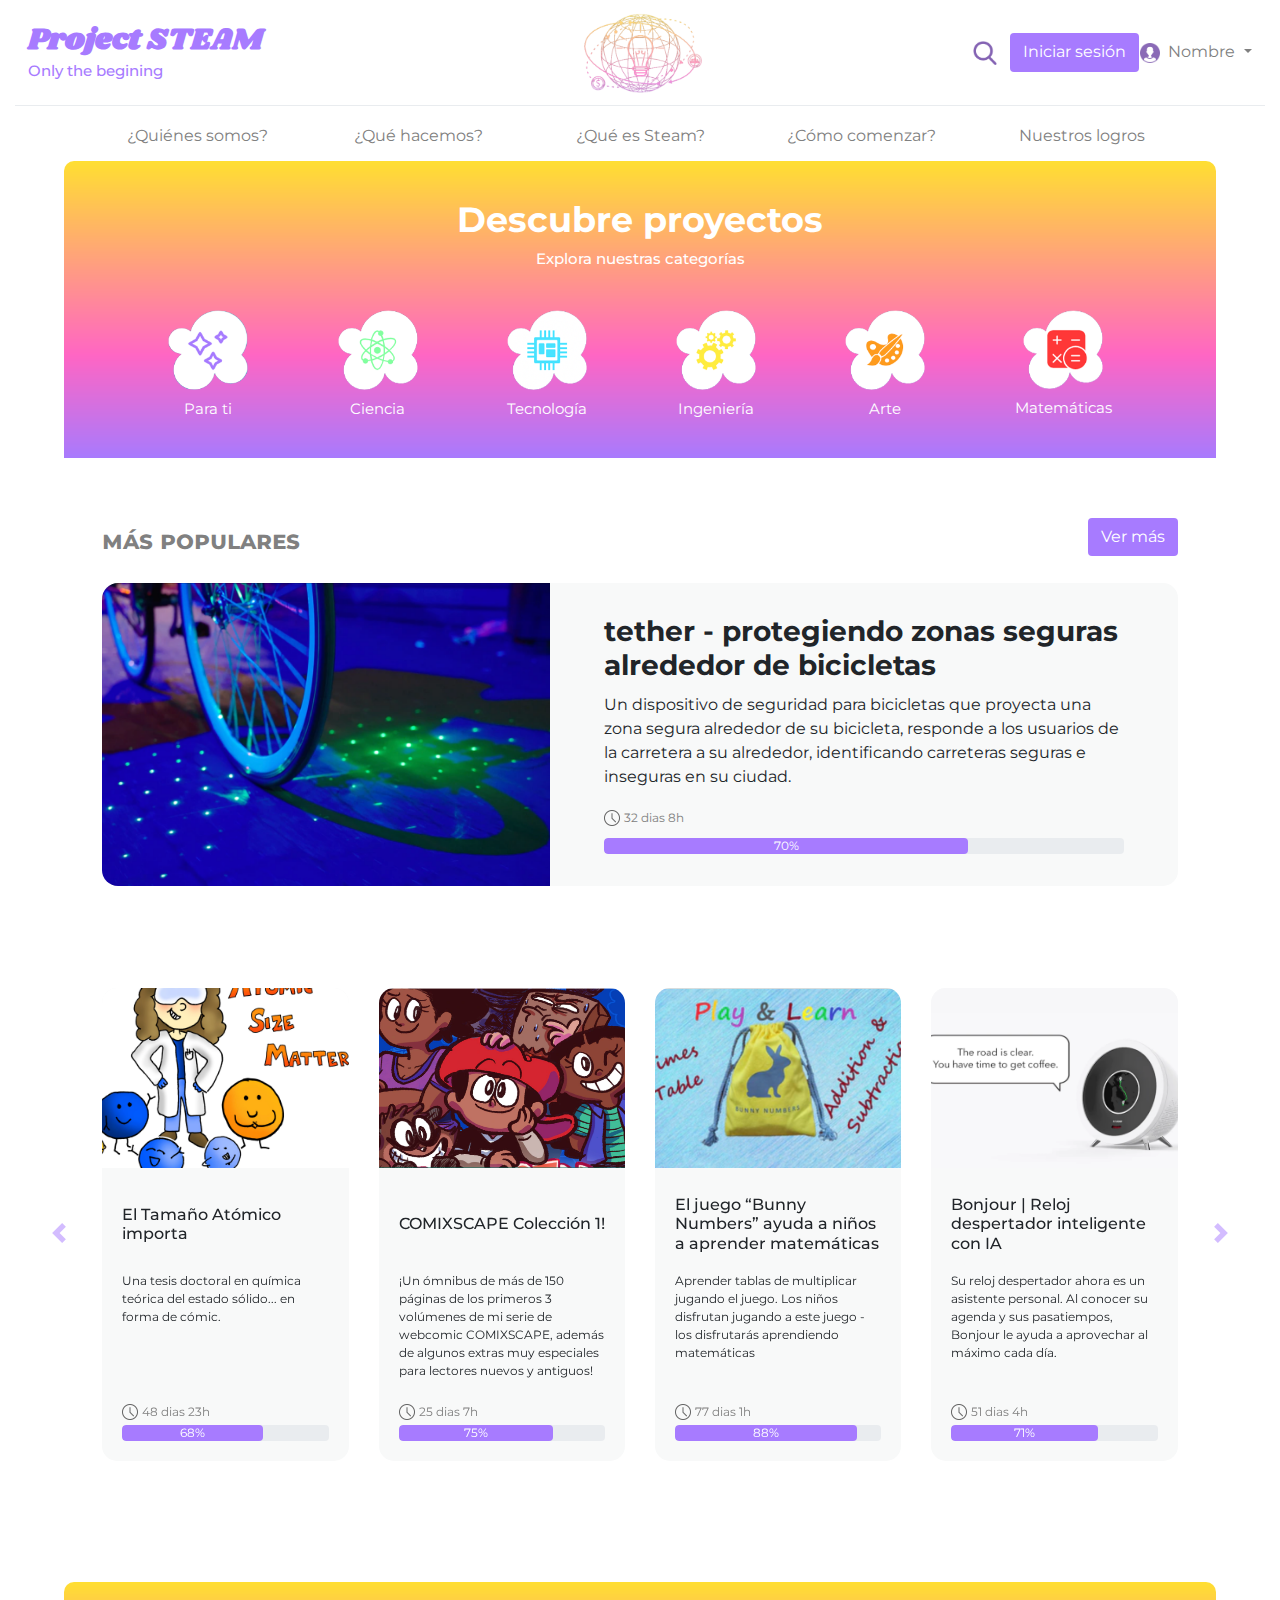
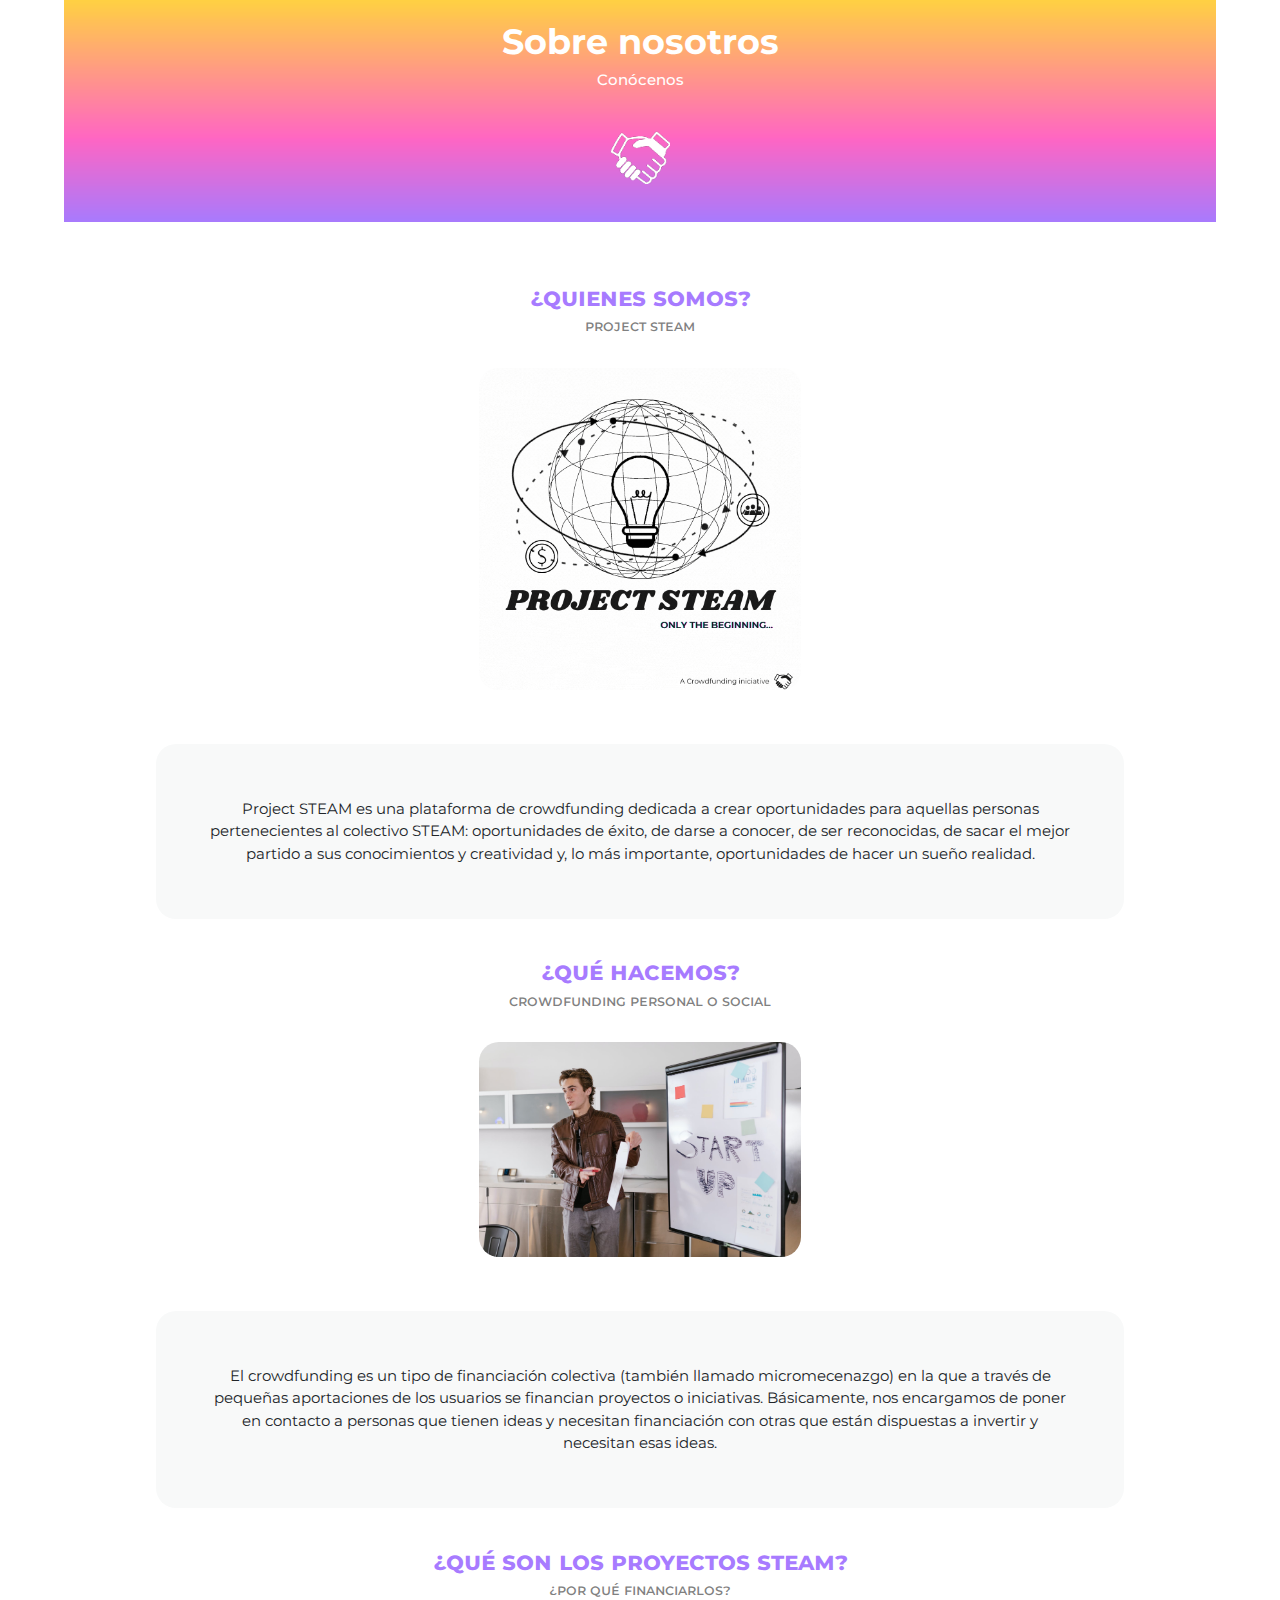
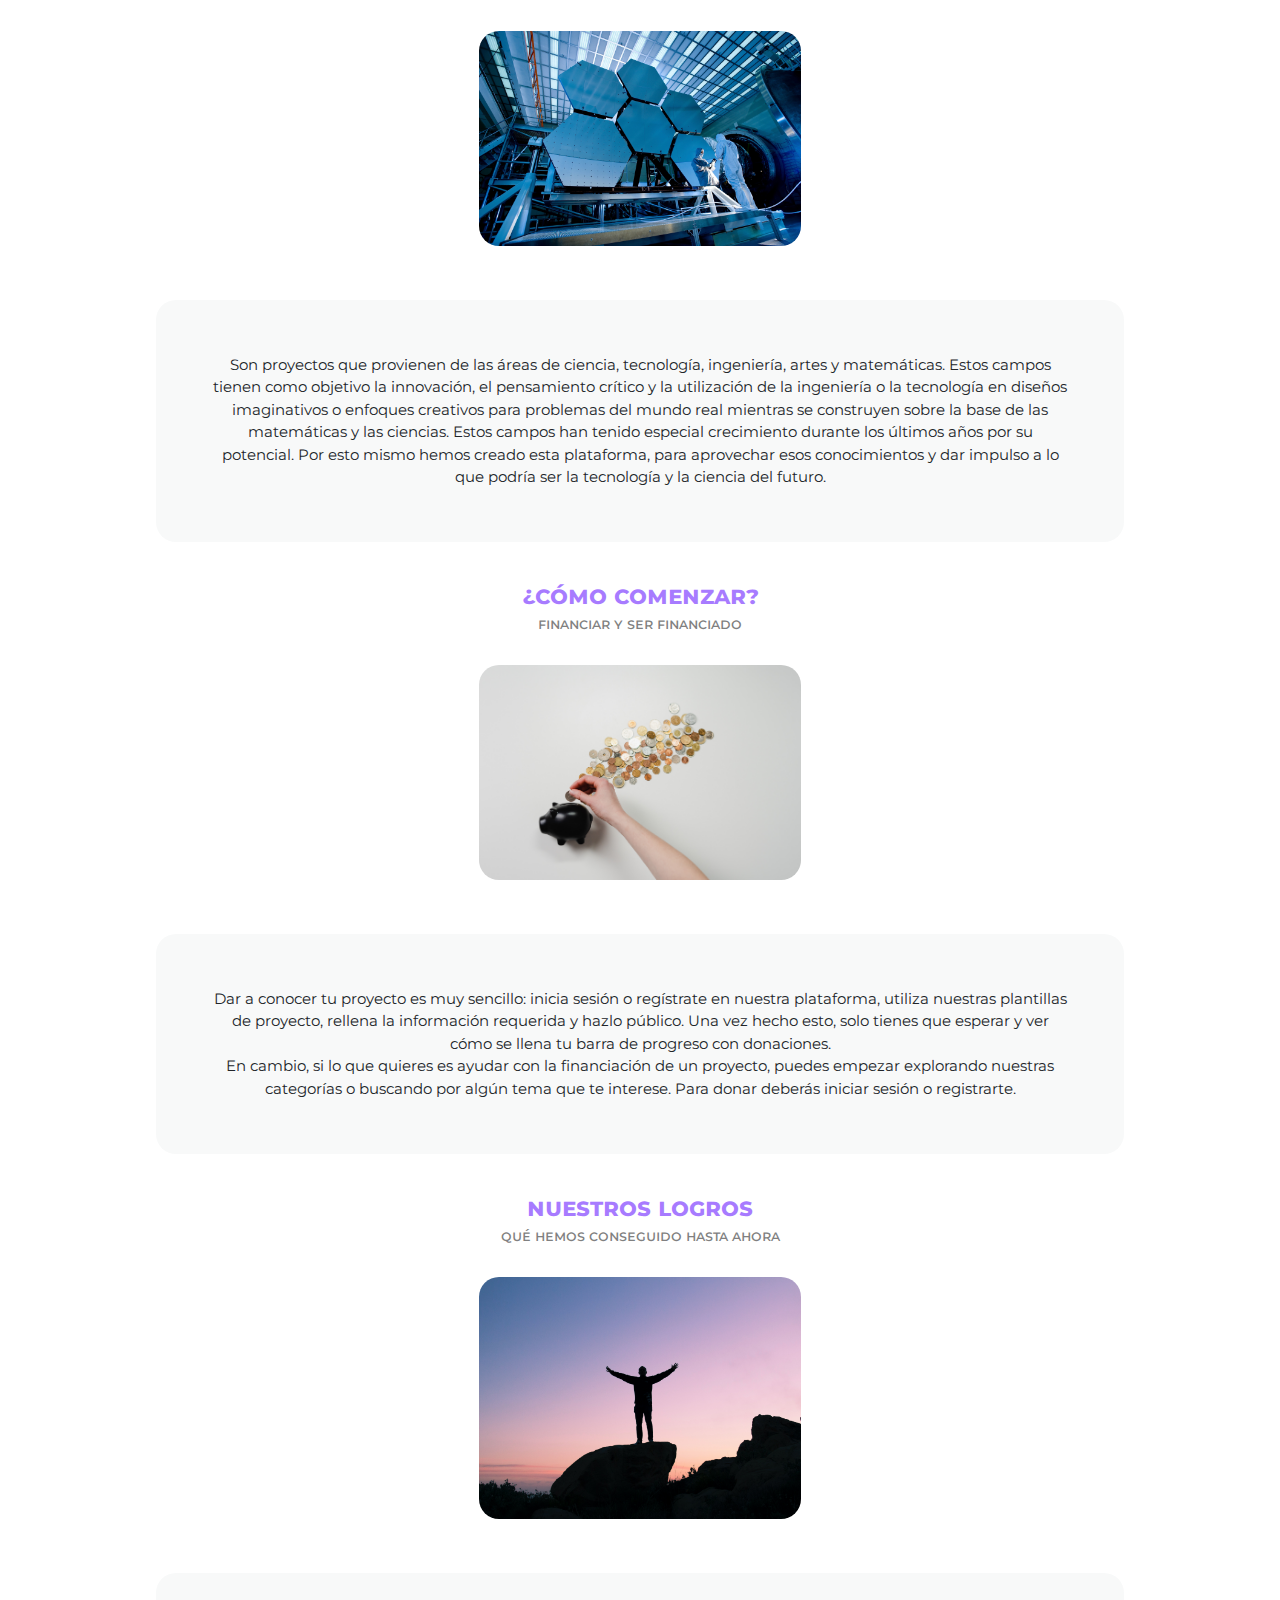
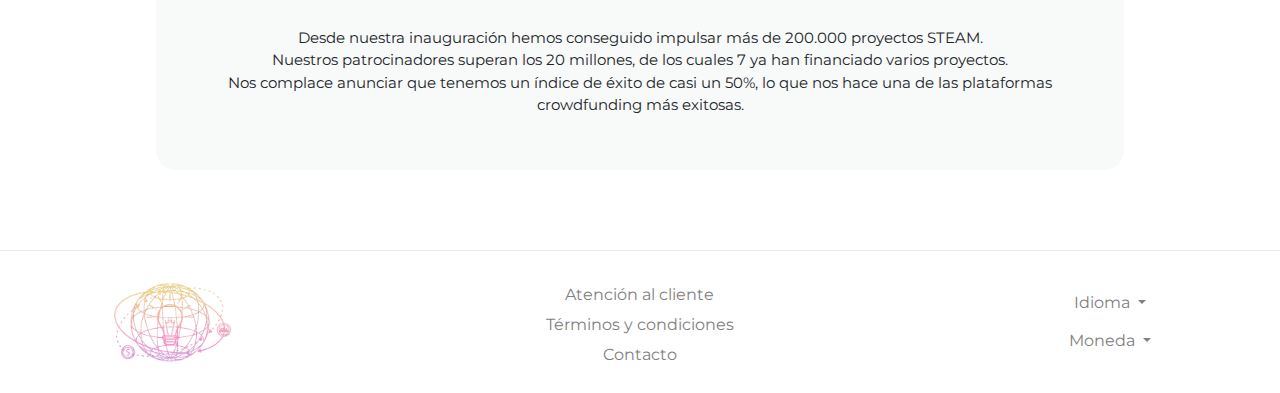
<file: index.html>
<!DOCTYPE html>
<html lang="es">

<head>
  <title>Project STEAM</title>
  <meta charset="utf-8" />
  <meta name="authors" content="Maria Sol Torres L & Teodora Nikolaeva" />
  <link rel="stylesheet" href="https://maxcdn.bootstrapcdn.com/bootstrap/4.0.0/css/bootstrap.min.css"
    integrity="sha384-Gn5384xqQ1aoWXA+058RXPxPg6fy4IWvTNh0E263XmFcJlSAwiGgFAW/dAiS6JXm" crossorigin="anonymous" />
  <link href="css/style.css" rel="stylesheet" />

</head>

<body>
  <!-- Top container -->
  <div class="container-fluid" id="top_bar">
    <div class="top_bar">
      <div style="margin-block: auto">
        <h1>Project STEAM</h1>
        <h2>Only the begining</h2>
      </div>
      <a class="logo"href="index.html"><img class="img-fluid logo " src="media/logo_multicolor.png" /></a>
      <div id="top_buttons">
        <button type="button" class="btn search_button" data-toggle="modal" data-target="#searchModal">
          <img src="media/search.png" style="width: 24px" />
        </button>
        <!-- Button trigger modal -->
        <button type="button" class="btn bgPurple signInButton" data-toggle="modal" data-target="#signInModal">
          Iniciar sesión
        </button>
        <!-- Button trigger modal Sign up -->
        <button type="button" class="btn signUpButton" style="display: none" data-toggle="modal"
          data-target="#signUpModal">
          Registrate
        </button>
        <div class="dropdown show">
          <a class="btn dropdown-toggle profile_dropdown" href="#" role="button" id="dropdownMenuLink" data-toggle="dropdown"
              aria-haspopup="true" aria-expanded="false">
              <img class="img-fluid pr-1 profile_pic" src="media/profile_pic.png" style="width: 24px">
              <span class="profile_name">Nombre</span>
          </a>
          <div class="dropdown-menu dropdown-menu-right" aria-labelledby="dropdownMenuLink">
              <a class="dropdown-item" href="your_projects.html">
                  <img class="img-fluid mr-1 pb-1" src="media/your_projects.png" style="width:20px">
                  Tus proyectos
              </a>
              <a class="dropdown-item" href="add_project.html">
                  <img class="img-fluid mr-1 pb-1" src="media/add_project.png" style="width:20px">
                  Publicar proyecto
              </a>
              <a class="dropdown-item" href="your_donations.html">
                  <img class="img-fluid mr-1 pb-1" src="media/your_donations.png" style="width:20px">
                  Tus donativos
              </a>
              <a class="dropdown-item" href="settings.html">
                  <img class="img-fluid mr-1 pb-1" src="media/settings.png" style="width:20px">
                  Configuración
              </a>
              <a class="dropdown-item log_out" href="index.html">
                  <img class="img-fluid mr-1 pb-1" src="media/log_out.png" style="width:20px">
                  Cerrar sesión
              </a>
          </div>
      </div>
      </div>
    </div>
  </div>
  <!-- Modal to sign in-->
  <div class="modal fade" id="signInModal" tabindex="-1" role="dialog" aria-labelledby="SignInModalLabel"
    aria-hidden="true">
    <div class="modal-dialog modal-lg" role="document">
      <div class="modal-content">
        <div class="modal-header" id="signInHeader">
          <h5 class="modal-title">Inicia sesión en tu cuenta</h5>
          <button type="button" class="close" data-dismiss="modal" aria-label="Close">
            <span aria-hidden="true">&times;</span>
          </button>
        </div>
        <div class="modal-body">
          <div class="container">
            <div class="row">
              <!--Sign in content-->
              <div class="col-sm" id="signInModalContent">
                <div class="row">
                  <div class="col-sm-6 col-sm-12">
                    <button type="button" class="btn btn-light socialMediaButton" style="text-align: left">
                      <span><img src="media/igoogle.png" id="socialMediaIcons" /></span>
                      Inicia sesión con Google
                    </button>
                  </div>
                </div>

                <div class="row">
                  <div class="col-sm-12">
                    <button type="button" class="btn btn-light socialMediaButton">
                      <span><img src="media/ifacebook.png" id="socialMediaIcons" /></span>
                      Inicia sesión con Facebook
                    </button>
                  </div>
                </div>

                <div class="row">
                  <div class="col-sm-12">
                    <button type="button" class="btn btn-light socialMediaButton">
                      <span><img src="media/iapple.png" id="socialMediaIcons" /></span>
                      Inicia sesión con Apple
                    </button>
                  </div>
                </div>

                <div class="row">
                  <div class="col-sm">
                    <hr />
                  </div>
                  <div class="col-sm-1">o</div>
                  <div class="col-sm">
                    <hr />
                  </div>
                </div>
                <div class="row">
                  <div class="col">
                    <form>
                      <div class="form-group">
                        <label for="Email1">Correo electrónico</label>
                        <input type="email" class="form-control" id="Email1" aria-describedby="emailHelp"
                          placeholder="Enter email" />
                        <small id="emailHelp" class="form-text text-muted">Nunca compartiremos tu correo con nadie
                          más.</small>
                      </div>
                      <div class="form-group">
                        <label for="Password1">Contraseña</label>
                        <input type="password" class="form-control" id="Password1" placeholder="Password" />
                      </div>
                      <button type="button" class="btn bgPurple btn-lg btn-block" id="signInButtonInModal" style="margin-bottom: 5%">
                        Iniciar sesión
                      </button>
                    </form>
                  </div>
                </div>
                <div class="row">
                  <div class="col-sm-12">
                    <p class="link" id="forgotPassButton">
                      <small class="text-left">
                        ¿Has olvidado tu contraseña?</small>
                    </p>
                  </div>
                </div>
                <div class="row">
                  <div class="col-sm-12">
                    <small class="text-left">
                      <span>¿Es tu primera vez en Project STEAM? </span>
                      <button type="button" class="btn btn-light btn-sm signUpButton">
                        Regístrate
                      </button>
                    </small>
                  </div>
                </div>
              </div>
              <!--Sign up form-->
              <div class="col-sm" id="signUpModalContent">
                <div class="row">
                  <div class="col">
                    <form>
                      <div class="form-group">
                        <label for="user">Nombre</label>
                        <input type="text" class="form-control" id="user" aria-describedby="nameHelp"
                          placeholder="John Doe" />
                      </div>

                      <div class="form-group">
                        <label for="Email2">Correo electrónico</label>
                        <input type="email" class="form-control" id="Email2" aria-describedby="emailHelp"
                          placeholder="name@workemail.com" />
                        <small id="emailHelp" class="form-text text-muted">Nunca compartiremos tu correo con nadie
                          más.</small>
                      </div>
                      <div class="form-group">
                        <label for="newPassword2">Contraseña</label>
                        <input type="password" class="form-control" id="newPassword2" aria-describedby="passwordHelp"
                          placeholder="Contraseña" />
                        <small id="passwordHelp" class="form-text text-muted">Usa 8 o más caracteres y combina letras,
                          números y
                          símbolos..</small>
                      </div>
                      <button type="submit" class="btn bgPurple btn-lg btn-block" style="margin-bottom: 5%">
                        Crear cuenta
                      </button>
                    </form>
                  </div>
                </div>
                <div class="row">
                  <div class="col-sm-12">
                    <p>
                      <small class="text-left">
                        Al continuar, estás aceptando los
                        <span class="link">Términos y condiciones de uso</span>
                        (se abre en una ventana nueva). Consulta nuestra
                        <span class="link"> Política de privacidad</span> (se
                        abre en una ventana nueva).</small>
                    </p>
                  </div>
                </div>
                <div class="row">
                  <div class="col-sm-12">
                    <small class="text-left">
                      <span>¿Ya te has registrado?</span>
                      <button type="button" class="btn btn-light btn-sm signInButton">
                        Inicia Sesión
                      </button>
                    </small>
                  </div>
                </div>
              </div>
              <!--Forgot password form-->
              <div class="col-sm" id="forgotPassContent">
                <div class="row">
                  <div class="col">
                    <p>
                      <small class="text-left">
                        No te preocupes. Te enviaremos un mensaje para
                        ayudarte a restablecer tu contraseña.</small>
                    </p>
                  </div>
                </div>
                <div class="row">
                  <div class="col">
                    <form>
                      <div class="form-group">
                        <label for="Email3">Correo electrónico</label>
                        <input type="email" class="form-control" id="Email3" aria-describedby="emailHelp"
                          placeholder="Enter email" />
                      </div>
                      <button type="submit" class="btn bgPurple btn-lg btn-block" style="margin-bottom: 5%">
                        Continuar
                      </button>
                    </form>
                  </div>
                </div>
              </div>

              <div class="col-sm-6 d-none d-lg-block">
                <img src="media/signInModal.jpeg" class="img-fluid" id="imgModal" alt="Project steam logo" />
              </div>
            </div>
          </div>
        </div>
      </div>
    </div>
  </div>

  <!-- Modal to search-->
  <div class = "modal fade" id="searchModal" tabindex="-1" role="dialog" aria-labelledby="SignInModalLabel"
    aria-hidden="true">
    <div class="modal-dialog modal-lg" role="document">
      <div class="modal-content">
        <div class="modal-header" id="signInHeader">
          <img src="media/search.png" style="width: 26px; margin: auto auto 5px auto;">
          <input class="search-bar shadow-none" type="text" placeholder="Buscar..">
          <button type="button" class="close" data-dismiss="modal" aria-label="Close">
            <span aria-hidden="true">&times;</span>
          </button>
        </div>
      </div>
    </div>
  </div>

  <div class="container-fluid content pt-3 pb-0">
    <div class="row d-flex justify-content-around nav text-center">
      <div class="col">
        <a href="#quienesSomos"> ¿Quiénes somos?</a>
      </div>
      <div class="col">
        <a href="#queHacemos"> ¿Qué hacemos?</a>
      </div>
      <div class="col">
        <a  href="#queSon"> ¿Qué es Steam?</a>
      </div>
      <div class="col">
        <a href="#comenzar"> ¿Cómo comenzar?</a>

      </div>
      <div class="col">
        <a href="#logros"> Nuestros logros</a>

      </div>
    </div>

  </div>

  <!-- Navigation bar-->
  <div class="container-fluid colored_container">
    <h1>Descubre proyectos</h1>
    <h2>Explora nuestras categorías</h2>
    <div class="nav_buttons text-center">
      <div>
        <input type="image" name="para_ti" src="media/para_ti.png" alt="para_ti" />
        <p>Para ti</p>
      </div>
      <div>
        <input type="image" name="ciencia" src="media/ciencia.png" alt="ciencia" />
        <p>Ciencia</p>
      </div>
      <div>
        <input type="image" name="tech" src="media/tech.png" alt="tecnologia" />
        <p>Tecnología</p>
      </div>
      <div>
        <input type="image" name="ingenieria" src="media/ingenieria.png" alt="ingenieria" />
        <p>Ingeniería</p>
      </div>
      <div>
        <input type="image" name="arte" src="media/arte.png" alt="arte" />
        <p>Arte</p>
      </div>
      <div>
        <input type="image" name="mates" src="media/mates.png" alt="matematicas" />
        <p>Matemáticas</p>
      </div>
    </div>
  </div>


  <!-- Main content-->
  <div class="container-fluid content">
    <!-- Mas populares-->
    <div class="row destacado_titulo">
      <div class="col-md-5 destacado_texto">
        <h1>Más populares</h1>
      </div>
      <div class="col-md-2 destacado_boton">
        <button type="button" class="btn bgPurple btn_ver_mas">Ver más</button>
      </div>
    </div>
    <div class="row destacado">
      <div class="col-md-5 columna_imagen">
        <a href="proyectos.html">
          <img class="img-fluid"
            alt="https://www.kickstarter.com/projects/91367227/tether-projecting-safe-zones-around-bikes?ref=section-design-tech-featured-project"
            src="media/p_tether.png" />
        </a>
      </div>
      <div class="col-md-7 columna_texto">
        <a href="proyectos.html">
          <h3>tether - protegiendo zonas seguras alrededor de bicicletas</h3>
        </a>
        <p>
          Un dispositivo de seguridad para bicicletas que proyecta una zona
          segura alrededor de su bicicleta, responde a los usuarios de la
          carretera a su alrededor, identificando carreteras seguras e
          inseguras en su ciudad.
        </p>
        <div>
          <img class="time_icon" src="media/time_icon_gray.png">
          <p class="time_text">32 dias 8h</p>
        </div>
        <div class="progress">
          <div class="progress-bar" role="progressbar" aria-valuenow="70" aria-valuemin="0" aria-valuemax="100"
            style="width: 70%">
            70%
          </div>
        </div>
      </div>
    </div>

    <!-- Carrusel-->
    <section class="pt-5">
      <div class="container contenedor_carrusel">
        <div class="row carrusel">
          <div class="col-md-12">
            <div id="carouselExampleControls" class="carousel slide">
              <div class="carousel-inner">
                <div class="carousel-item active">
                  <div class="row">
                    <div class="col-md-3 col-sm-6 mb-3">
                      <div class="card">
                        <a href="#">
                          <img class="img-fluid carrusel_img"
                            alt="https://www.kickstarter.com/projects/105659142/atomic-size-matters?ref=discovery&term=chemistry"
                            src="media/p_chemistrymatters.png" />
                        </a>
                        <div class="card-body">
                          <a href="#">
                            <h4 class="card-title">
                              El Tamaño Atómico importa
                            </h4>
                          </a>
                          <p class="card-text">
                            Una tesis doctoral en química teórica del estado
                            sólido... en forma de cómic.
                          </p>
                          <div class="card-footer">
                            <div>
                              <img class="time_icon" src="media/time_icon_gray.png">
                              <p class="time_text">48 dias 23h</p>
                            </div>
                            <div class="progress">
                              <div class="progress-bar" role="progressbar" aria-valuenow="68" aria-valuemin="0"
                                aria-valuemax="100" style="width: 68%">
                                68%
                              </div>
                            </div>
                          </div>
                        </div>
                      </div>
                    </div>
                    <div class="col-md-3 col-sm-6 mb-3">
                      <div class="card">
                        <a href="#">
                          <img class="img-fluid carrusel_img"
                            alt="https://www.kickstarter.com/projects/xscapistlj/comixscape-collection-1?ref=section-comics-illustration-featured-project"
                            src="media/p_comic.png" />
                        </a>
                        <div class="card-body">
                          <a href="#">
                            <h4 class="card-title">
                              COMIXSCAPE Colección 1!
                            </h4>
                          </a>
                          <p class="card-text">
                            ¡Un ómnibus de más de 150 páginas de los primeros
                            3 volúmenes de mi serie de webcomic COMIXSCAPE,
                            además de algunos extras muy especiales para
                            lectores nuevos y antiguos!
                          </p>
                          <div class="card-footer">
                            <div>
                              <img class="time_icon" src="media/time_icon_gray.png">
                              <p class="time_text">25 dias 7h</p>
                            </div>
                            <div class="progress">
                              <div class="progress-bar" role="progressbar" aria-valuenow="75" aria-valuemin="0"
                                aria-valuemax="100" style="width: 75%">
                                75%
                              </div>
                            </div>
                          </div>
                        </div>
                      </div>
                    </div>
                    <div class="col-md-3 col-sm-6 mb-3">
                      <div class="card">
                        <a href="#">
                          <img class="img-fluid carrusel_img"
                            alt="https://www.kickstarter.com/projects/980681112/bunny-numbers-game-helps-children-to-be-confident-in-maths?ref=discovery&term=math"
                            src="media/p_bunny.png" />
                        </a>
                        <div class="card-body">
                          <a href="#">
                            <h4 class="card-title">
                              El juego “Bunny Numbers” ayuda a niños a
                              aprender matemáticas
                            </h4>
                          </a>
                          <p class="card-text">
                            Aprender tablas de multiplicar jugando el juego.
                            Los niños disfrutan jugando a este juego - los
                            disfrutarás aprendiendo matemáticas
                          </p>
                          <div class="card-footer">
                            <div>
                              <img class="time_icon" src="media/time_icon_gray.png">
                              <p class="time_text">77 dias 1h</p>
                            </div>
                            <div class="progress">
                              <div class="progress-bar" role="progressbar" aria-valuenow="88" aria-valuemin="0"
                                aria-valuemax="100" style="width: 88%">
                                88%
                              </div>
                            </div>
                          </div>
                        </div>
                      </div>
                    </div>
                    <div class="col-md-3 col-sm-6 mb-3">
                      <div class="card">
                        <a href="#">
                          <img class="img-fluid carrusel_img"
                            alt="https://www.kickstarter.com/projects/1450781303/bonjour-smart-alarm-clock-with-artificial-intellig?ref=discovery&term=smart%20clock"
                            src="media/p_bonjour.png" />
                        </a>
                        <div class="card-body">
                          <a href="#">
                            <h4 class="card-title">
                              Bonjour | Reloj despertador inteligente con IA
                            </h4>
                          </a>
                          <p class="card-text">
                            Su reloj despertador ahora es un asistente
                            personal. Al conocer su agenda y sus pasatiempos,
                            Bonjour le ayuda a aprovechar al máximo cada día.
                          </p>
                          <div class="card-footer">
                            <div>
                              <img class="time_icon" src="media/time_icon_gray.png">
                              <p class="time_text">51 dias 4h</p>
                            </div>
                            <div class="progress">
                              <div class="progress-bar" role="progressbar" aria-valuenow="71" aria-valuemin="0"
                                aria-valuemax="100" style="width: 71%">
                                71%
                              </div>
                            </div>
                          </div>
                        </div>
                      </div>
                    </div>
                  </div>
                </div>
                <div class="carousel-item">
                  <div class="row">
                    <div class="col-md-3 col-sm-6 mb-3">
                      <div class="card">
                        <a href="#">
                          <img class="img-fluid carrusel_img"
                            alt="https://www.kickstarter.com/projects/deckrx/deckrx-the-deckbuilding-racing-videogame?ref=discovery&term=videogame"
                            src="media/p_deckrx.png" />
                        </a>
                        <div class="card-body">
                          <a href="#">
                            <h4 class="card-title">
                              Deck: El videojuego de carrera de construcción
                              de Decks
                            </h4>
                          </a>
                          <p class="card-text">
                            Deck RX combina elementos tradicionales de
                            construcción de mazos roguelike con el género de
                            los videojuegos de carreras.
                          </p>
                          <div class="card-footer">
                            <div>
                              <img class="time_icon" src="media/time_icon_gray.png">
                              <p class="time_text">29 dias 6h</p>
                            </div>
                            <div class="progress">
                              <div class="progress-bar" role="progressbar" aria-valuenow="85" aria-valuemin="0"
                                aria-valuemax="100" style="width: 85%">
                                85%
                              </div>
                            </div>
                          </div>
                        </div>
                      </div>
                    </div>
                    <div class="col-md-3 col-sm-6 mb-3">
                      <div class="card">
                        <a href="#">
                          <img class="img-fluid carrusel_img" alt="100%x280" src="media/p_stempower.png" />
                        </a>
                        <div class="card-body">
                          <a href="#">
                            <h4 class="card-title">
                              Kit de actividades STEMpowerkids
                            </h4>
                          </a>
                          <p class="card-text">
                            STEMpowerkids ofrece kits de actividades de
                            ciencia, tecnología, ingeniería y matemáticas
                            mensuales para niños de 3 a 8 años.
                          </p>
                          <div class="card-footer">
                            <div>
                              <img class="time_icon" src="media/time_icon_gray.png">
                              <p class="time_text">24 dias 17h</p>
                            </div>
                            <div class="progress">
                              <div class="progress-bar" role="progressbar" aria-valuenow="89" aria-valuemin="0"
                                aria-valuemax="100" style="width: 89%">
                                89%
                              </div>
                            </div>
                          </div>
                        </div>
                      </div>
                    </div>
                    <div class="col-md-3 col-sm-6 mb-3">
                      <div class="card">
                        <a href="#">
                          <img class="img-fluid carrusel_img"
                            alt="https://www.kickstarter.com/projects/newhamptonschool/the-class-that-harnessed-the-wind-0?ref=discovery&term=engineering"
                            src="media/p_wind.png" />
                        </a>
                        <div class="card-body">
                          <a href="#">
                            <h4 class="card-title">
                              The Class That Harnessed the Wind
                            </h4>
                          </a>
                          <p class="card-text">
                            Los estudiantes de secundaria aprenden principios
                            de diseño, ingeniería y publicación al construir
                            una turbina eólica en funcionamiento.
                          </p>
                          <div class="card-footer">
                            <div>
                              <img class="time_icon" src="media/time_icon_gray.png">
                              <p class="time_text">21 dias 23h</p>
                            </div>
                            <div class="progress">
                              <div class="progress-bar" role="progressbar" aria-valuenow="77" aria-valuemin="0"
                                aria-valuemax="100" style="width: 77%">
                                77%
                              </div>
                            </div>
                          </div>
                        </div>
                      </div>
                    </div>
                    <div class="col-md-3 col-sm-6 mb-3">
                      <div class="card">
                        <a href="#">
                          <img class="img-fluid carrusel_img"
                            alt="https://www.kickstarter.com/projects/2045724330/kenneth-mbenes-soil-chemistry-report?ref=discovery&term=chemistry"
                            src="media/p_chemistryreport.png" />
                        </a>
                        <div class="card-body">
                          <a href="#">
                            <h4 class="card-title">
                              Informe de química del suelo de Kenneth Mbene
                            </h4>
                          </a>
                          <p class="card-text">
                            Tesis sobre la capacidad de fijación de fósforo en
                            suelos y cuerpos de agua volcánicos del suroeste
                            de Camerún.
                          </p>
                          <div class="card-footer">
                            <div>
                              <img class="time_icon" src="media/time_icon_gray.png">
                              <p class="time_text">44 dias 9h</p>
                            </div>
                            <div class="progress">
                              <div class="progress-bar" role="progressbar" aria-valuenow="91" aria-valuemin="0"
                                aria-valuemax="100" style="width: 91%">
                                91%
                              </div>
                            </div>
                          </div>
                        </div>
                      </div>
                    </div>
                  </div>
                </div>
              </div>
              <a class="carousel-control-prev" href="#carouselExampleControls" role="button" data-slide="prev">
                <span class="carousel-control-prev-icon" aria-hidden="true"></span>
                <span class="sr-only">Previous</span>
              </a>
              <a class="carousel-control-next" href="#carouselExampleControls" role="button" data-slide="next">
                <span class="carousel-control-next-icon" aria-hidden="true"></span>
                <span class="sr-only">Next</span>
              </a>
            </div>
          </div>
        </div>
      </div>
    </section>
  </div>

  <!-- About us bar-->
  <div class="container-fluid colored_container">
    <h1>Sobre nosotros</h1>
    <h2>Conócenos</h2>
    <img src="media/icono_manos.png" style="margin-top: 3%; width: 60px; height: auto">
  </div>

  <!-- About us content-->
  <div class="container-fluid content about_us">

    <!-- ¿Quienes somos?-->
    <div class="row about_us_titulo">
      <div class="col-md-12" id="quienesSomos">
        <h1>¿Quienes somos?</h1>
        <h2>Project Steam</h2>
      </div>
    </div>
    <div class="row about_us_info">
      <div class="col-md-12">
        <img class="img-fluid" src="media/ProjectSteam_negro.gif">
        <p class="about_us_texto">Project STEAM es una plataforma de crowdfunding dedicada a crear oportunidades para
          aquellas personas pertenecientes al colectivo STEAM: oportunidades de éxito, de darse a conocer, de ser
          reconocidas, de sacar el mejor partido a sus conocimientos y creatividad y, lo más importante, oportunidades
          de hacer un sueño realidad.
        </p>
      </div>
    </div>

    <!-- ¿Que hacemos?-->
    <div class="row about_us_titulo">
      <div class="col-md-12" id="queHacemos">
        <h1>¿Qué hacemos?</h1>
        <h2>Crowdfunding personal o social</h2>
      </div>
    </div>
    <div class="row about_us_info">
      <div class="col-md-12">
        <img class="img-fluid" src="media/startup.jpeg">
        <p class="about_us_texto">El crowdfunding es un tipo de financiación colectiva (también llamado micromecenazgo)
          en la que a través de pequeñas aportaciones de los usuarios se financian proyectos o iniciativas. Básicamente,
          nos encargamos de poner en contacto a personas que tienen ideas y necesitan financiación con otras que están
          dispuestas a invertir y necesitan esas ideas.
        </p>
      </div>
    </div>

    <!-- Proyectos STEAM-->
    <div class="row about_us_titulo">
      <div class="col-md-12 columna_about_us_titulo" id="queSon">
        <h1>¿Qué son los proyectos STEAM?</h1>
        <h2>¿Por qué financiarlos?</h2>
      </div>
    </div>
    <div class="row about_us_info">
      <div class="col-md-12">
        <img class="img-fluid" src="media/imagen_steam.jpg">
        <p class="about_us_texto">Son proyectos que provienen de las áreas de ciencia, tecnología, ingeniería, artes y
          matemáticas. Estos campos tienen como objetivo la innovación, el pensamiento crítico y la utilización de la
          ingeniería o la tecnología en diseños imaginativos o enfoques creativos para problemas del mundo real mientras
          se construyen sobre la base de las matemáticas y las ciencias. Estos campos han tenido especial crecimiento
          durante los últimos años por su potencial. Por esto mismo hemos creado esta plataforma, para aprovechar esos
          conocimientos y dar impulso a lo que podría ser la tecnología y la ciencia del futuro.
        </p>
      </div>
    </div>

    <!-- Participar-->
    <div class="row about_us_titulo">
      <div class="col-md-12" id="comenzar">
        <h1>¿Cómo comenzar?</h1>
        <h2>Financiar y ser financiado</h2>
      </div>
    </div>
    <div class="row about_us_info">
      <div class="col-md-12">
        <img class="img-fluid" src="media/cerdito.jpg">
        <p class="about_us_texto">
          Dar a conocer tu proyecto es muy sencillo: inicia sesión o regístrate en nuestra plataforma, utiliza nuestras
          plantillas de proyecto, rellena la información requerida y hazlo público. Una vez hecho esto, solo tienes que
          esperar y ver cómo se llena tu barra de progreso con donaciones.
          <br>
          En cambio, si lo que quieres es ayudar con la financiación de un proyecto, puedes empezar explorando nuestras
          categorías o buscando por algún tema que te interese. Para donar deberás iniciar sesión o registrarte.
        </p>
      </div>
    </div>

    <!-- Logros-->
    <div class="row about_us_titulo">
      <div class="col-md-12" id="logros">
        <h1>Nuestros logros</h1>
        <h2>Qué hemos conseguido hasta ahora</h2>
      </div>
    </div>
    <div class="row about_us_info">
      <div class="col-md-12">
        <img class="img-fluid" src="media/logros.jpg">
        <p class="about_us_texto">
          Desde nuestra inauguración hemos conseguido impulsar más de 200.000 proyectos STEAM.
          <br>
          Nuestros patrocinadores superan los 20 millones, de los cuales 7 ya han financiado varios proyectos.
          <br>
          Nos complace anunciar que tenemos un índice de éxito de casi un 50%, lo que nos hace una de las plataformas
          crowdfunding más exitosas.
        </p>
      </div>
    </div>
  </div>

  <!-- Footer-->
  <footer class="row footer_container">
    <div class="col-md-3 footer_columna">
      <img class="img-fluid logo" src="media/logo_multicolor.png" />
    </div>
    <div class="col-md-6 footer_columna">
      <a href="#">Atención al cliente</a>
      <a href="#">Términos y condiciones</a>
      <a href="#">Contacto</a>
    </div>
    <div class="col-md-3 footer_columna">
      <div class="dropdown show">
        <a class="btn dropdown-toggle" href="#" role="button" id="dropdownMenuLink" data-toggle="dropdown" aria-haspopup="true" aria-expanded="false">
          Idioma
        </a>
        <div class="dropdown-menu" aria-labelledby="dropdownMenuLink">
          <a class="dropdown-item" href="#">Inglés</a>
          <a class="dropdown-item" href="#">Francés</a>
          <a class="dropdown-item" href="#">Español</a>
        </div>
      </div>
      <div class="dropdown show">
        <a class="btn dropdown-toggle" href="#" role="button" id="dropdownMenuLink" data-toggle="dropdown" aria-haspopup="true" aria-expanded="false">
          Moneda
        </a>
        <div class="dropdown-menu" aria-labelledby="dropdownMenuLink">
          <a class="dropdown-item" href="#">Libra</a>
          <a class="dropdown-item" href="#">Euro</a>
          <a class="dropdown-item" href="#">Dólar</a>
        </div>
      </div>
    </div>
  </footer>

  <script src="https://code.jquery.com/jquery-3.2.1.slim.min.js"
    integrity="sha384-KJ3o2DKtIkvYIK3UENzmM7KCkRr/rE9/Qpg6aAZGJwFDMVNA/GpGFF93hXpG5KkN"
    crossorigin="anonymous"></script>
  <script src="https://cdnjs.cloudflare.com/ajax/libs/popper.js/1.12.9/umd/popper.min.js"
    integrity="sha384-ApNbgh9B+Y1QKtv3Rn7W3mgPxhU9K/ScQsAP7hUibX39j7fakFPskvXusvfa0b4Q"
    crossorigin="anonymous"></script>
  <script src="https://maxcdn.bootstrapcdn.com/bootstrap/4.0.0/js/bootstrap.min.js"
    integrity="sha384-JZR6Spejh4U02d8jOt6vLEHfe/JQGiRRSQQxSfFWpi1MquVdAyjUar5+76PVCmYl"
    crossorigin="anonymous"></script>
  <script src="js/projectSteam.js"></script>
</body>

</html>
</file>
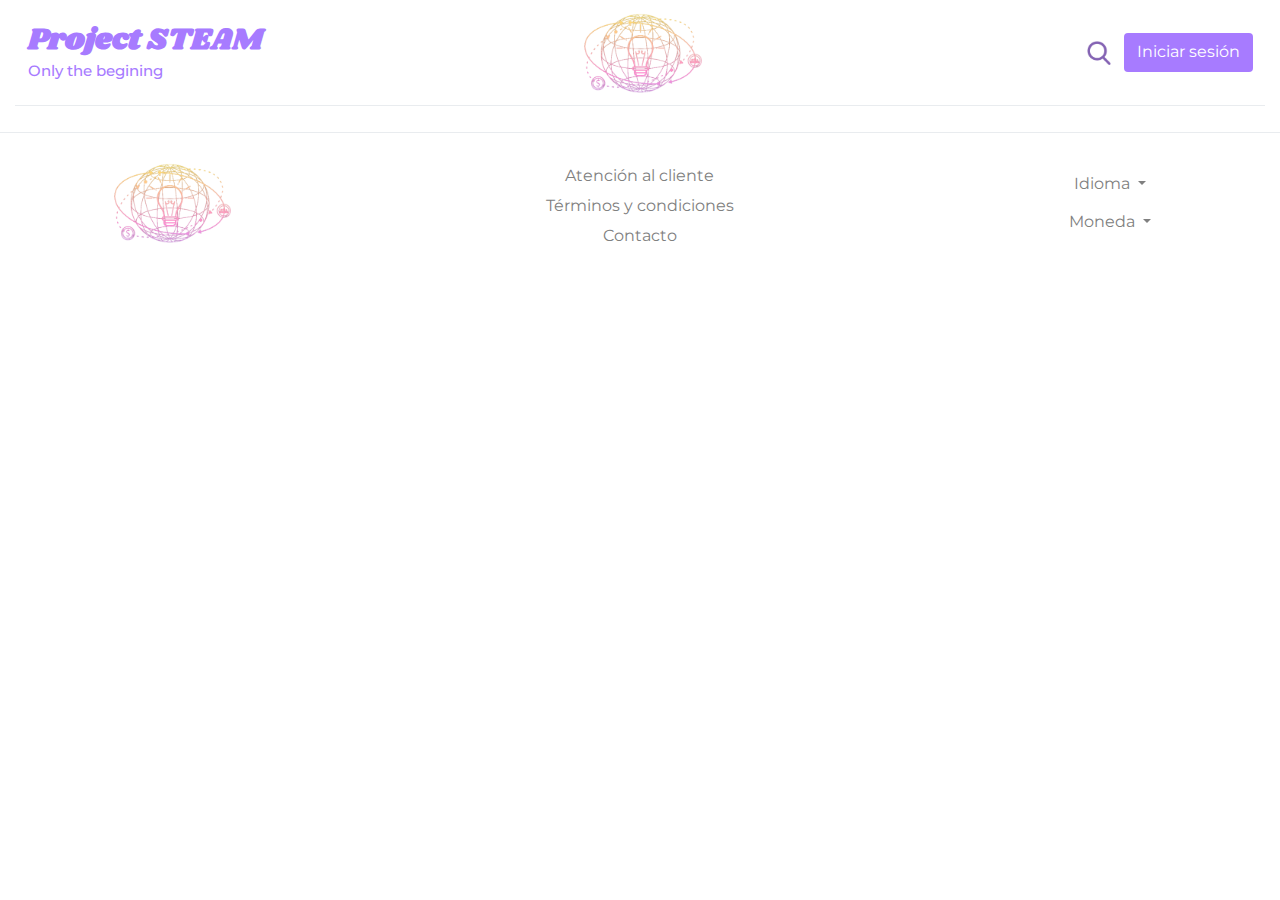
<file: copia de top y bot de index porque me da pereza .html>
<!DOCTYPE html>
<html lang="es">

<head>
    <title>Project STEAM</title>
    <meta charset="utf-8" />
    <meta name="authors" content="Maria Sol Torres L & Teodora Nikolaeva" />
    <link rel="stylesheet" href="https://maxcdn.bootstrapcdn.com/bootstrap/4.0.0/css/bootstrap.min.css"
        integrity="sha384-Gn5384xqQ1aoWXA+058RXPxPg6fy4IWvTNh0E263XmFcJlSAwiGgFAW/dAiS6JXm" crossorigin="anonymous" />
    <link href="css/style.css" rel="stylesheet" />

</head>

<body>
    <!-- Top container -->
    <div class="container-fluid" id="top_bar">
        <div class="top_bar">
            <div style="margin-block: auto">
                <h1>Project STEAM</h1>
                <h2>Only the begining</h2>
            </div>
            <a class="logo" href="index.html"><img class="img-fluid logo " src="media/logo_multicolor.png" /></a>
            <div id="top_buttons">
                <button type="button" class="btn search_button" data-toggle="modal" data-target="#searchModal">
                    <img src="media/search.png" style="width: 24px" />
                </button>
                <!-- Button trigger modal -->
                <button type="button" class="btn bgPurple signInButton" data-toggle="modal" data-target="#signInModal">
                    Iniciar sesión
                </button>
                <!-- Button trigger modal Sign up -->
                <button type="button" class="btn signUpButton" style="display: none" data-toggle="modal"
                    data-target="#signUpModal">
                    Registrate
                </button>
            </div>
        </div>
    </div>
    <!-- Modal to sign in-->
    <div class="modal fade" id="signInModal" tabindex="-1" role="dialog" aria-labelledby="SignInModalLabel"
        aria-hidden="true">
        <div class="modal-dialog modal-lg" role="document">
            <div class="modal-content">
                <div class="modal-header" id="signInHeader">
                    <h5 class="modal-title">Inicia sesión en tu cuenta</h5>
                    <button type="button" class="close" data-dismiss="modal" aria-label="Close">
                        <span aria-hidden="true">&times;</span>
                    </button>
                </div>
                <div class="modal-body">
                    <div class="container">
                        <div class="row">
                            <!--Sign in content-->
                            <div class="col-sm" id="signInModalContent">
                                <div class="row">
                                    <div class="col-sm-6 col-sm-12">
                                        <button type="button" class="btn btn-light socialMediaButton"
                                            style="text-align: left">
                                            <span><img src="media/igoogle.png" id="socialMediaIcons" /></span>
                                            Inicia sesión con Google
                                        </button>
                                    </div>
                                </div>

                                <div class="row">
                                    <div class="col-sm-12">
                                        <button type="button" class="btn btn-light socialMediaButton">
                                            <span><img src="media/ifacebook.png" id="socialMediaIcons" /></span>
                                            Inicia sesión con Facebook
                                        </button>
                                    </div>
                                </div>

                                <div class="row">
                                    <div class="col-sm-12">
                                        <button type="button" class="btn btn-light socialMediaButton">
                                            <span><img src="media/iapple.png" id="socialMediaIcons" /></span>
                                            Inicia sesión con Apple
                                        </button>
                                    </div>
                                </div>

                                <div class="row">
                                    <div class="col-sm">
                                        <hr />
                                    </div>
                                    <div class="col-sm-1">o</div>
                                    <div class="col-sm">
                                        <hr />
                                    </div>
                                </div>
                                <div class="row">
                                    <div class="col">
                                        <form>
                                            <div class="form-group">
                                                <label for="Email1">Correo electrónico</label>
                                                <input type="email" class="form-control" id="Email1"
                                                    aria-describedby="emailHelp" placeholder="Enter email" />
                                                <small id="emailHelp" class="form-text text-muted">Nunca compartiremos
                                                    tu correo con nadie
                                                    más.</small>
                                            </div>
                                            <div class="form-group">
                                                <label for="Password1">Contraseña</label>
                                                <input type="password" class="form-control" id="Password1"
                                                    placeholder="Password" />
                                            </div>
                                            <button type="submit" class="btn bgPurple btn-lg btn-block"
                                                style="margin-bottom: 5%">
                                                Iniciar sesión
                                            </button>
                                        </form>
                                    </div>
                                </div>
                                <div class="row">
                                    <div class="col-sm-12">
                                        <p class="link" id="forgotPassButton">
                                            <small class="text-left">
                                                ¿Has olvidado tu contraseña?</small>
                                        </p>
                                    </div>
                                </div>
                                <div class="row">
                                    <div class="col-sm-12">
                                        <small class="text-left">
                                            <span>¿Es tu primera vez en Project STEAM? </span>
                                            <button type="button" class="btn btn-light btn-sm signUpButton">
                                                Regístrate
                                            </button>
                                        </small>
                                    </div>
                                </div>
                            </div>
                            <!--Sign up form-->
                            <div class="col-sm" id="signUpModalContent">
                                <div class="row">
                                    <div class="col">
                                        <form>
                                            <div class="form-group">
                                                <label for="user">Nombre</label>
                                                <input type="text" class="form-control" id="user"
                                                    aria-describedby="nameHelp" placeholder="John Doe" />
                                            </div>

                                            <div class="form-group">
                                                <label for="Email2">Correo electrónico</label>
                                                <input type="email" class="form-control" id="Email2"
                                                    aria-describedby="emailHelp" placeholder="name@workemail.com" />
                                                <small id="emailHelp" class="form-text text-muted">Nunca compartiremos
                                                    tu correo con nadie
                                                    más.</small>
                                            </div>
                                            <div class="form-group">
                                                <label for="newPassword2">Contraseña</label>
                                                <input type="password" class="form-control" id="newPassword2"
                                                    aria-describedby="passwordHelp" placeholder="Contraseña" />
                                                <small id="passwordHelp" class="form-text text-muted">Usa 8 o más
                                                    caracteres y combina letras,
                                                    números y
                                                    símbolos..</small>
                                            </div>
                                            <button type="submit" class="btn bgPurple btn-lg btn-block"
                                                style="margin-bottom: 5%">
                                                Crear cuenta
                                            </button>
                                        </form>
                                    </div>
                                </div>
                                <div class="row">
                                    <div class="col-sm-12">
                                        <p>
                                            <small class="text-left">
                                                Al continuar, estás aceptando los
                                                <span class="link">Términos y condiciones de uso</span>
                                                (se abre en una ventana nueva). Consulta nuestra
                                                <span class="link"> Política de privacidad</span> (se
                                                abre en una ventana nueva).</small>
                                        </p>
                                    </div>
                                </div>
                                <div class="row">
                                    <div class="col-sm-12">
                                        <small class="text-left">
                                            <span>¿Ya te has registrado?</span>
                                            <button type="button" class="btn btn-light btn-sm signInButton">
                                                Inicia Sesión
                                            </button>
                                        </small>
                                    </div>
                                </div>
                            </div>
                            <!--Forgot password form-->
                            <div class="col-sm" id="forgotPassContent">
                                <div class="row">
                                    <div class="col">
                                        <p>
                                            <small class="text-left">
                                                No te preocupes. Te enviaremos un mensaje para
                                                ayudarte a restablecer tu contraseña.</small>
                                        </p>
                                    </div>
                                </div>
                                <div class="row">
                                    <div class="col">
                                        <form>
                                            <div class="form-group">
                                                <label for="Email3">Correo electrónico</label>
                                                <input type="email" class="form-control" id="Email3"
                                                    aria-describedby="emailHelp" placeholder="Enter email" />
                                            </div>
                                            <button type="submit" class="btn bgPurple btn-lg btn-block"
                                                style="margin-bottom: 5%">
                                                Continuar
                                            </button>
                                        </form>
                                    </div>
                                </div>
                            </div>

                            <div class="col-sm-6 d-none d-lg-block">
                                <img src="media/signInModal.jpeg" class="img-fluid" id="imgModal"
                                    alt="Project steam logo" />
                            </div>
                        </div>
                    </div>
                </div>
            </div>
        </div>
    </div>

    <!-- Modal to search-->
    <div class="modal fade" id="searchModal" tabindex="-1" role="dialog" aria-labelledby="SignInModalLabel"
        aria-hidden="true">
        <div class="modal-dialog modal-lg" role="document">
            <div class="modal-content">
                <div class="modal-header" id="signInHeader">
                    <img src="media/search.png" style="width: 26px; margin: auto auto 5px auto;">
                    <input class="search-bar shadow-none" type="text" placeholder="Buscar..">
                    <button type="button" class="close" data-dismiss="modal" aria-label="Close">
                        <span aria-hidden="true">&times;</span>
                    </button>
                </div>
            </div>
        </div>
    </div>








    
    <!-- Footer-->
    <footer class="row footer_container">
        <div class="col-md-3 footer_columna">
            <img class="img-fluid logo" src="media/logo_multicolor.png" />
        </div>
        <div class="col-md-6 footer_columna">
            <a href="#">Atención al cliente</a>
            <a href="#">Términos y condiciones</a>
            <a href="#">Contacto</a>
        </div>
        <div class="col-md-3 footer_columna">
            <div class="dropdown show">
                <a class="btn dropdown-toggle" href="#" role="button" id="dropdownMenuLink" data-toggle="dropdown"
                    aria-haspopup="true" aria-expanded="false">
                    Idioma
                </a>
                <div class="dropdown-menu" aria-labelledby="dropdownMenuLink">
                    <a class="dropdown-item" href="#">Inglés</a>
                    <a class="dropdown-item" href="#">Francés</a>
                    <a class="dropdown-item" href="#">Español</a>
                </div>
            </div>
            <div class="dropdown show">
                <a class="btn dropdown-toggle" href="#" role="button" id="dropdownMenuLink" data-toggle="dropdown"
                    aria-haspopup="true" aria-expanded="false">
                    Moneda
                </a>
                <div class="dropdown-menu" aria-labelledby="dropdownMenuLink">
                    <a class="dropdown-item" href="#">Libra</a>
                    <a class="dropdown-item" href="#">Euro</a>
                    <a class="dropdown-item" href="#">Dólar</a>
                </div>
            </div>
        </div>
    </footer>

    <script src="https://code.jquery.com/jquery-3.2.1.slim.min.js"
        integrity="sha384-KJ3o2DKtIkvYIK3UENzmM7KCkRr/rE9/Qpg6aAZGJwFDMVNA/GpGFF93hXpG5KkN"
        crossorigin="anonymous"></script>
    <script src="https://cdnjs.cloudflare.com/ajax/libs/popper.js/1.12.9/umd/popper.min.js"
        integrity="sha384-ApNbgh9B+Y1QKtv3Rn7W3mgPxhU9K/ScQsAP7hUibX39j7fakFPskvXusvfa0b4Q"
        crossorigin="anonymous"></script>
    <script src="https://maxcdn.bootstrapcdn.com/bootstrap/4.0.0/js/bootstrap.min.js"
        integrity="sha384-JZR6Spejh4U02d8jOt6vLEHfe/JQGiRRSQQxSfFWpi1MquVdAyjUar5+76PVCmYl"
        crossorigin="anonymous"></script>
    <script src="js/projectSteam.js"></script>
</body>

</html>
</file>
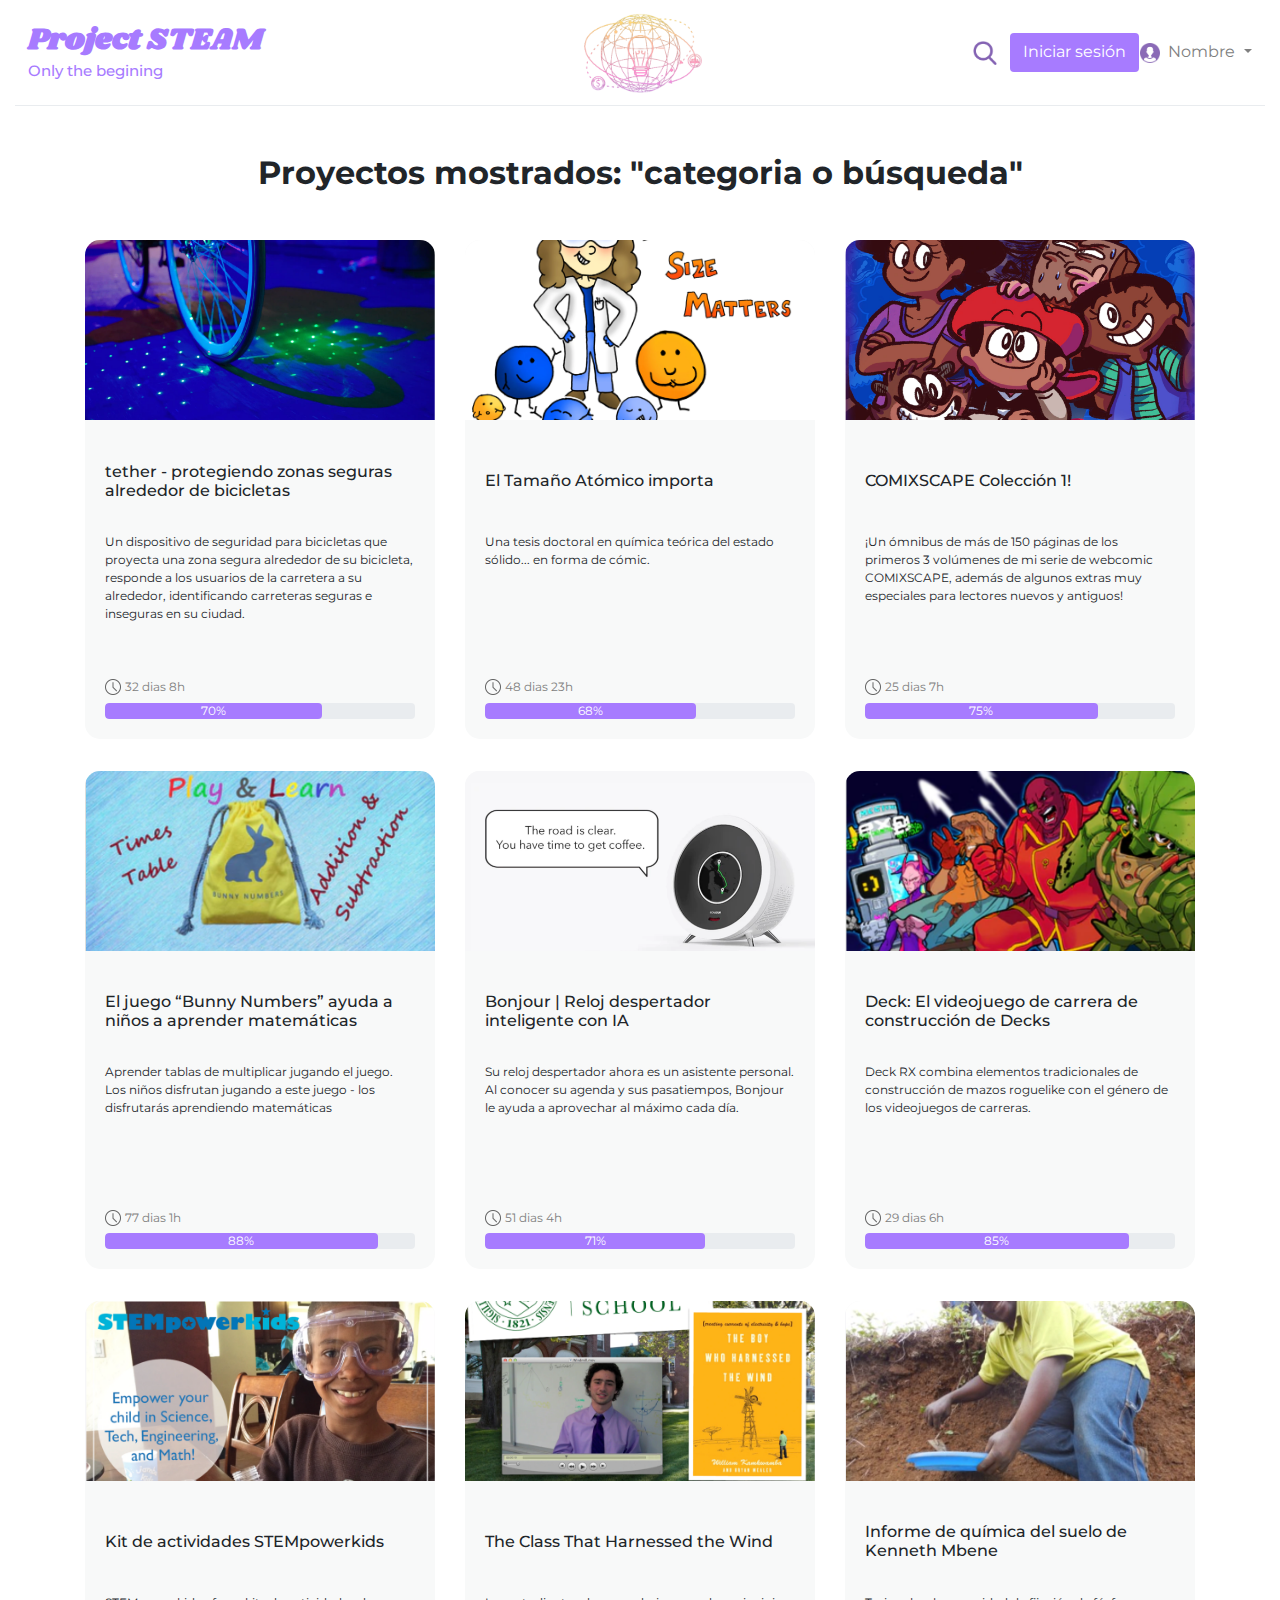
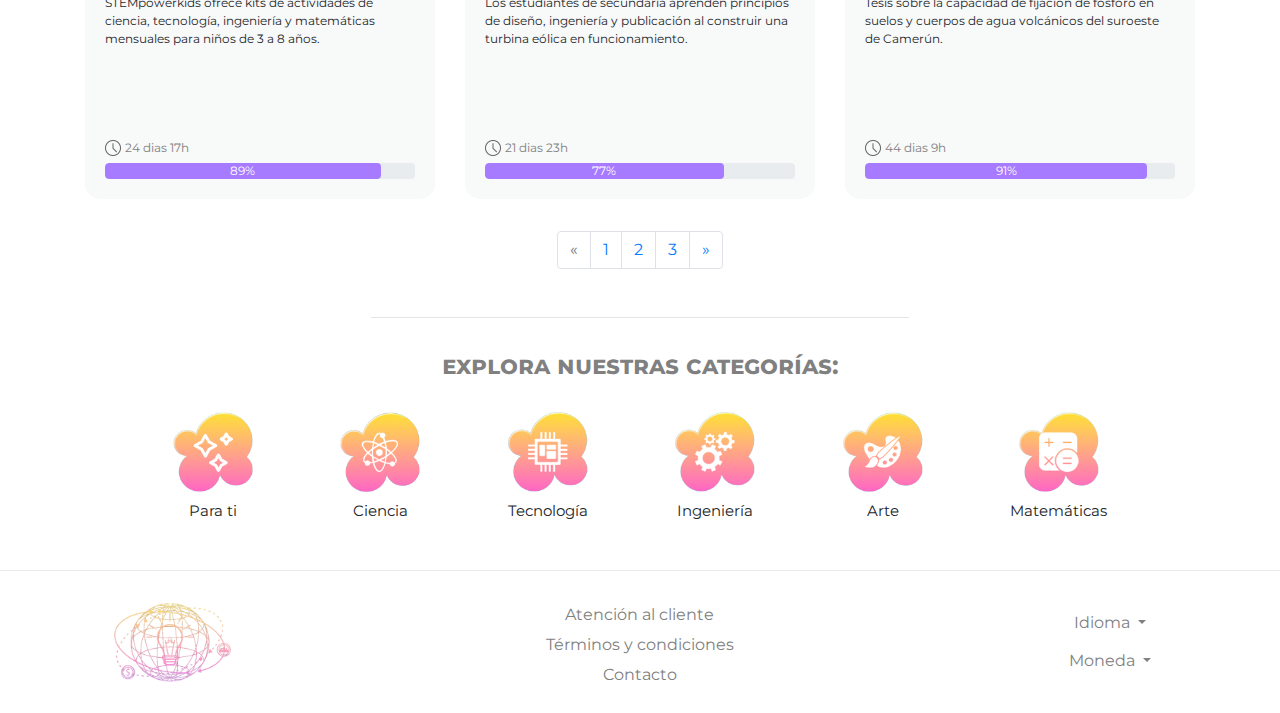
<file: filtrado.html>
<!DOCTYPE html>
<html lang="es">

<head>
    <title>Project STEAM</title>
    <meta charset="utf-8" />
    <meta name="authors" content="Maria Sol Torres L & Teodora Nikolaeva" />
    <link rel="stylesheet" href="https://maxcdn.bootstrapcdn.com/bootstrap/4.0.0/css/bootstrap.min.css"
        integrity="sha384-Gn5384xqQ1aoWXA+058RXPxPg6fy4IWvTNh0E263XmFcJlSAwiGgFAW/dAiS6JXm" crossorigin="anonymous" />
    <link href="css/style.css" rel="stylesheet" />

</head>

<body>
    <!-- Top container -->
    <div class="container-fluid" id="top_bar">
        <div class="top_bar">
            <div style="margin-block: auto">
                <h1>Project STEAM</h1>
                <h2>Only the begining</h2>
            </div>
            <a class="logo" href="index.html"><img class="img-fluid logo " src="media/logo_multicolor.png" /></a>
            <div id="top_buttons">
                <button type="button" class="btn search_button" data-toggle="modal" data-target="#searchModal">
                    <img src="media/search.png" style="width: 24px" />
                </button>
                <!-- Button trigger modal -->
                <button type="button" class="btn bgPurple signInButton" data-toggle="modal" data-target="#signInModal">
                    Iniciar sesión
                </button>
                <!-- Button trigger modal Sign up -->
                <button type="button" class="btn signUpButton" style="display: none" data-toggle="modal"
                    data-target="#signUpModal">
                    Registrate
                </button>
                <div class="dropdown show">
                    <a class="btn dropdown-toggle profile_dropdown" href="#" role="button" id="dropdownMenuLink" data-toggle="dropdown"
                        aria-haspopup="true" aria-expanded="false">
                        <img class="img-fluid pr-1 profile_pic" src="media/profile_pic.png" style="width: 24px">
                        <span class="profile_name">Nombre</span>
                    </a>
                    <div class="dropdown-menu dropdown-menu-right" aria-labelledby="dropdownMenuLink">
                        <a class="dropdown-item" href="your_projects.html">
                            <img class="img-fluid mr-1 pb-1" src="media/your_projects.png" style="width:20px">
                            Tus proyectos
                        </a>
                        <a class="dropdown-item" href="add_project.html">
                            <img class="img-fluid mr-1 pb-1" src="media/add_project.png" style="width:20px">
                            Publicar proyecto
                        </a>
                        <a class="dropdown-item" href="your_donations.html">
                            <img class="img-fluid mr-1 pb-1" src="media/your_donations.png" style="width:20px">
                            Tus donativos
                        </a>
                        <a class="dropdown-item" href="settings.html">
                            <img class="img-fluid mr-1 pb-1" src="media/settings.png" style="width:20px">
                            Configuración
                        </a>
                        <a class="dropdown-item log_out" href="index.html">
                            <img class="img-fluid mr-1 pb-1" src="media/log_out.png" style="width:20px">
                            Cerrar sesión
                        </a>
                    </div>
                </div>
            </div>
        </div>
    </div>
    <!-- Modal to sign in-->
    <div class="modal fade" id="signInModal" tabindex="-1" role="dialog" aria-labelledby="SignInModalLabel"
        aria-hidden="true">
        <div class="modal-dialog modal-lg" role="document">
            <div class="modal-content">
                <div class="modal-header" id="signInHeader">
                    <h5 class="modal-title">Inicia sesión en tu cuenta</h5>
                    <button type="button" class="close" data-dismiss="modal" aria-label="Close">
                        <span aria-hidden="true">&times;</span>
                    </button>
                </div>
                <div class="modal-body">
                    <div class="container">
                        <div class="row">
                            <!--Sign in content-->
                            <div class="col-sm" id="signInModalContent">
                                <div class="row">
                                    <div class="col-sm-6 col-sm-12">
                                        <button type="button" class="btn btn-light socialMediaButton"
                                            style="text-align: left">
                                            <span><img src="media/igoogle.png" id="socialMediaIcons" /></span>
                                            Inicia sesión con Google
                                        </button>
                                    </div>
                                </div>

                                <div class="row">
                                    <div class="col-sm-12">
                                        <button type="button" class="btn btn-light socialMediaButton">
                                            <span><img src="media/ifacebook.png" id="socialMediaIcons" /></span>
                                            Inicia sesión con Facebook
                                        </button>
                                    </div>
                                </div>

                                <div class="row">
                                    <div class="col-sm-12">
                                        <button type="button" class="btn btn-light socialMediaButton">
                                            <span><img src="media/iapple.png" id="socialMediaIcons" /></span>
                                            Inicia sesión con Apple
                                        </button>
                                    </div>
                                </div>

                                <div class="row">
                                    <div class="col-sm">
                                        <hr />
                                    </div>
                                    <div class="col-sm-1">o</div>
                                    <div class="col-sm">
                                        <hr />
                                    </div>
                                </div>
                                <div class="row">
                                    <div class="col">
                                        <form>
                                            <div class="form-group">
                                                <label for="Email1">Correo electrónico</label>
                                                <input type="email" class="form-control" id="Email1"
                                                    aria-describedby="emailHelp" placeholder="Enter email" />
                                                <small id="emailHelp" class="form-text text-muted">Nunca compartiremos
                                                    tu correo con nadie
                                                    más.</small>
                                            </div>
                                            <div class="form-group">
                                                <label for="Password1">Contraseña</label>
                                                <input type="password" class="form-control" id="Password1"
                                                    placeholder="Password" />
                                            </div>
                                            <button type="button" class="btn bgPurple btn-lg btn-block" id="signInButtonInModal"
                                                style="margin-bottom: 5%">
                                                Iniciar sesión
                                            </button>
                                        </form>
                                    </div>
                                </div>
                                <div class="row">
                                    <div class="col-sm-12">
                                        <p class="link" id="forgotPassButton">
                                            <small class="text-left">
                                                ¿Has olvidado tu contraseña?</small>
                                        </p>
                                    </div>
                                </div>
                                <div class="row">
                                    <div class="col-sm-12">
                                        <small class="text-left">
                                            <span>¿Es tu primera vez en Project STEAM? </span>
                                            <button type="button" class="btn btn-light btn-sm signUpButton">
                                                Regístrate
                                            </button>
                                        </small>
                                    </div>
                                </div>
                            </div>
                            <!--Sign up form-->
                            <div class="col-sm" id="signUpModalContent">
                                <div class="row">
                                    <div class="col">
                                        <form>
                                            <div class="form-group">
                                                <label for="user">Nombre</label>
                                                <input type="text" class="form-control" id="user"
                                                    aria-describedby="nameHelp" placeholder="John Doe" />
                                            </div>

                                            <div class="form-group">
                                                <label for="Email2">Correo electrónico</label>
                                                <input type="email" class="form-control" id="Email2"
                                                    aria-describedby="emailHelp" placeholder="name@workemail.com" />
                                                <small id="emailHelp" class="form-text text-muted">Nunca compartiremos
                                                    tu correo con nadie
                                                    más.</small>
                                            </div>
                                            <div class="form-group">
                                                <label for="newPassword2">Contraseña</label>
                                                <input type="password" class="form-control" id="newPassword2"
                                                    aria-describedby="passwordHelp" placeholder="Contraseña" />
                                                <small id="passwordHelp" class="form-text text-muted">Usa 8 o más
                                                    caracteres y combina letras,
                                                    números y
                                                    símbolos..</small>
                                            </div>
                                            <button type="submit" class="btn bgPurple btn-lg btn-block"
                                                style="margin-bottom: 5%">
                                                Crear cuenta
                                            </button>
                                        </form>
                                    </div>
                                </div>
                                <div class="row">
                                    <div class="col-sm-12">
                                        <p>
                                            <small class="text-left">
                                                Al continuar, estás aceptando los
                                                <span class="link">Términos y condiciones de uso</span>
                                                (se abre en una ventana nueva). Consulta nuestra
                                                <span class="link"> Política de privacidad</span> (se
                                                abre en una ventana nueva).</small>
                                        </p>
                                    </div>
                                </div>
                                <div class="row">
                                    <div class="col-sm-12">
                                        <small class="text-left">
                                            <span>¿Ya te has registrado?</span>
                                            <button type="button" class="btn btn-light btn-sm signInButton">
                                                Inicia Sesión
                                            </button>
                                        </small>
                                    </div>
                                </div>
                            </div>
                            <!--Forgot password form-->
                            <div class="col-sm" id="forgotPassContent">
                                <div class="row">
                                    <div class="col">
                                        <p>
                                            <small class="text-left">
                                                No te preocupes. Te enviaremos un mensaje para
                                                ayudarte a restablecer tu contraseña.</small>
                                        </p>
                                    </div>
                                </div>
                                <div class="row">
                                    <div class="col">
                                        <form>
                                            <div class="form-group">
                                                <label for="Email3">Correo electrónico</label>
                                                <input type="email" class="form-control" id="Email3"
                                                    aria-describedby="emailHelp" placeholder="Enter email" />
                                            </div>
                                            <button type="submit" class="btn bgPurple btn-lg btn-block"
                                                style="margin-bottom: 5%">
                                                Continuar
                                            </button>
                                        </form>
                                    </div>
                                </div>
                            </div>

                            <div class="col-sm-6 d-none d-lg-block">
                                <img src="media/signInModal.jpeg" class="img-fluid" id="imgModal"
                                    alt="Project steam logo" />
                            </div>
                        </div>
                    </div>
                </div>
            </div>
        </div>
    </div>

    <!-- Modal to search-->
    <div class="modal fade" id="searchModal" tabindex="-1" role="dialog" aria-labelledby="SignInModalLabel"
        aria-hidden="true">
        <div class="modal-dialog modal-lg" role="document">
            <div class="modal-content">
                <div class="modal-header" id="signInHeader">
                    <img src="media/search.png" style="width: 26px; margin: auto auto 5px auto;">
                    <input class="search-bar shadow-none" type="text" placeholder="Buscar..">
                    <button type="button" class="close" data-dismiss="modal" aria-label="Close">
                        <span aria-hidden="true">&times;</span>
                    </button>
                </div>
            </div>
        </div>
    </div>

    <!-- Container with results-->
    <div class="container results_container">
        <div class="project_header mt-5 mb-5">
            <h1>Proyectos mostrados: <span class="#search_title">"categoria o búsqueda"</span></h1>
        </div>
        <!-- First row-->
        <div class="row">
            <div class="col-md-4 col-sm-6">
                <div class="card search_card">
                    <a href="proyectos.html">
                        <img class="img-fluid carrusel_img"
                            alt="https://www.kickstarter.com/projects/91367227/tether-projecting-safe-zones-around-bikes?ref=section-design-tech-featured-project"
                            src="media/p_tether.png" />
                    </a>
                    <div class="card-body">
                        <a href="proyectos.html">
                            <h4 class="card-title">
                                tether - protegiendo zonas seguras alrededor de bicicletas
                            </h4>
                        </a>
                        <p class="card-text">
                            Un dispositivo de seguridad para bicicletas que proyecta una zona
                            segura alrededor de su bicicleta, responde a los usuarios de la
                            carretera a su alrededor, identificando carreteras seguras e
                            inseguras en su ciudad.
                        </p>
                        <div class="card-footer">
                            <div>
                                <img class="time_icon" src="media/time_icon_gray.png">
                                <p class="time_text">32 dias 8h</p>
                            </div>
                            <div class="progress">
                                <div class="progress-bar" role="progressbar" aria-valuenow="68" aria-valuemin="0"
                                    aria-valuemax="100" style="width: 70%">
                                    70%
                                </div>
                            </div>
                        </div>
                    </div>
                </div>
            </div>
            <div class="col-md-4 col-sm-6">
                <div class="card search_card">
                    <a href="#">
                        <img class="img-fluid carrusel_img"
                            alt="https://www.kickstarter.com/projects/105659142/atomic-size-matters?ref=discovery&term=chemistry"
                            src="media/p_chemistrymatters.png" />
                    </a>
                    <div class="card-body">
                        <a href="#">
                            <h4 class="card-title">
                                El Tamaño Atómico importa
                            </h4>
                        </a>
                        <p class="card-text">
                            Una tesis doctoral en química teórica del estado
                            sólido... en forma de cómic.
                        </p>
                        <div class="card-footer">
                            <div>
                                <img class="time_icon" src="media/time_icon_gray.png">
                                <p class="time_text">48 dias 23h</p>
                            </div>
                            <div class="progress">
                                <div class="progress-bar" role="progressbar" aria-valuenow="68" aria-valuemin="0"
                                    aria-valuemax="100" style="width: 68%">
                                    68%
                                </div>
                            </div>
                        </div>
                    </div>
                </div>
            </div>
            <div class="col-md-4 col-sm-6">
                <div class="card">
                    <a href="#">
                        <img class="img-fluid carrusel_img"
                            alt="https://www.kickstarter.com/projects/xscapistlj/comixscape-collection-1?ref=section-comics-illustration-featured-project"
                            src="media/p_comic.png" />
                    </a>
                    <div class="card-body">
                        <a href="#">
                            <h4 class="card-title">
                                COMIXSCAPE Colección 1!
                            </h4>
                        </a>
                        <p class="card-text">
                            ¡Un ómnibus de más de 150 páginas de los primeros
                            3 volúmenes de mi serie de webcomic COMIXSCAPE,
                            además de algunos extras muy especiales para
                            lectores nuevos y antiguos!
                        </p>
                        <div class="card-footer">
                            <div>
                                <img class="time_icon" src="media/time_icon_gray.png">
                                <p class="time_text">25 dias 7h</p>
                            </div>
                            <div class="progress">
                                <div class="progress-bar" role="progressbar" aria-valuenow="75" aria-valuemin="0"
                                    aria-valuemax="100" style="width: 75%">
                                    75%
                                </div>
                            </div>
                        </div>
                    </div>
                </div>
            </div>
        </div>
        <!-- Second row-->
        <div class="row">
            <div class="col-md-4 col-sm-6">
                <div class="card search_card">
                    <a href="#">
                        <img class="img-fluid carrusel_img"
                            alt="https://www.kickstarter.com/projects/980681112/bunny-numbers-game-helps-children-to-be-confident-in-maths?ref=discovery&term=math"
                            src="media/p_bunny.png" />
                    </a>
                    <div class="card-body">
                        <a href="#">
                            <h4 class="card-title">
                                El juego “Bunny Numbers” ayuda a niños a
                                aprender matemáticas
                            </h4>
                        </a>
                        <p class="card-text">
                            Aprender tablas de multiplicar jugando el juego.
                            Los niños disfrutan jugando a este juego - los
                            disfrutarás aprendiendo matemáticas
                        </p>
                        <div class="card-footer">
                            <div>
                                <img class="time_icon" src="media/time_icon_gray.png">
                                <p class="time_text">77 dias 1h</p>
                            </div>
                            <div class="progress">
                                <div class="progress-bar" role="progressbar" aria-valuenow="88" aria-valuemin="0"
                                    aria-valuemax="100" style="width: 88%">
                                    88%
                                </div>
                            </div>
                        </div>
                    </div>
                </div>
            </div>
            <div class="col-md-4 col-sm-6">
                <div class="card search_card">
                    <a href="#">
                        <img class="img-fluid carrusel_img"
                            alt="https://www.kickstarter.com/projects/1450781303/bonjour-smart-alarm-clock-with-artificial-intellig?ref=discovery&term=smart%20clock"
                            src="media/p_bonjour.png" />
                    </a>
                    <div class="card-body">
                        <a href="#">
                            <h4 class="card-title">
                                Bonjour | Reloj despertador inteligente con IA
                            </h4>
                        </a>
                        <p class="card-text">
                            Su reloj despertador ahora es un asistente
                            personal. Al conocer su agenda y sus pasatiempos,
                            Bonjour le ayuda a aprovechar al máximo cada día.
                        </p>
                        <div class="card-footer">
                            <div>
                                <img class="time_icon" src="media/time_icon_gray.png">
                                <p class="time_text">51 dias 4h</p>
                            </div>
                            <div class="progress">
                                <div class="progress-bar" role="progressbar" aria-valuenow="71" aria-valuemin="0"
                                    aria-valuemax="100" style="width: 71%">
                                    71%
                                </div>
                            </div>
                        </div>
                    </div>
                </div>
            </div>
            <div class="col-md-4 col-sm-6">
                <div class="card">
                    <a href="#">
                        <img class="img-fluid carrusel_img"
                            alt="https://www.kickstarter.com/projects/deckrx/deckrx-the-deckbuilding-racing-videogame?ref=discovery&term=videogame"
                            src="media/p_deckrx.png" />
                    </a>
                    <div class="card-body">
                        <a href="#">
                            <h4 class="card-title">
                                Deck: El videojuego de carrera de construcción
                                de Decks
                            </h4>
                        </a>
                        <p class="card-text">
                            Deck RX combina elementos tradicionales de
                            construcción de mazos roguelike con el género de
                            los videojuegos de carreras.
                        </p>
                        <div class="card-footer">
                            <div>
                                <img class="time_icon" src="media/time_icon_gray.png">
                                <p class="time_text">29 dias 6h</p>
                            </div>
                            <div class="progress">
                                <div class="progress-bar" role="progressbar" aria-valuenow="85" aria-valuemin="0"
                                    aria-valuemax="100" style="width: 85%">
                                    85%
                                </div>
                            </div>
                        </div>
                    </div>
                </div>
            </div>
        </div>
        <!-- Third row-->
        <div class="row">
            <div class="col-md-4 col-sm-6">
                <div class="card search_card">
                    <a href="#">
                        <img class="img-fluid carrusel_img" alt="100%x280" src="media/p_stempower.png" />
                    </a>
                    <div class="card-body">
                        <a href="#">
                            <h4 class="card-title">
                                Kit de actividades STEMpowerkids
                            </h4>
                        </a>
                        <p class="card-text">
                            STEMpowerkids ofrece kits de actividades de
                            ciencia, tecnología, ingeniería y matemáticas
                            mensuales para niños de 3 a 8 años.
                        </p>
                        <div class="card-footer">
                            <div>
                                <img class="time_icon" src="media/time_icon_gray.png">
                                <p class="time_text">24 dias 17h</p>
                            </div>
                            <div class="progress">
                                <div class="progress-bar" role="progressbar" aria-valuenow="89" aria-valuemin="0"
                                    aria-valuemax="100" style="width: 89%">
                                    89%
                                </div>
                            </div>
                        </div>
                    </div>
                </div>
            </div>
            <div class="col-md-4 col-sm-6">
                <div class="card search_card">
                    <a href="#">
                        <img class="img-fluid carrusel_img"
                            alt="https://www.kickstarter.com/projects/newhamptonschool/the-class-that-harnessed-the-wind-0?ref=discovery&term=engineering"
                            src="media/p_wind.png" />
                    </a>
                    <div class="card-body">
                        <a href="#">
                            <h4 class="card-title">
                                The Class That Harnessed the Wind
                            </h4>
                        </a>
                        <p class="card-text">
                            Los estudiantes de secundaria aprenden principios
                            de diseño, ingeniería y publicación al construir
                            una turbina eólica en funcionamiento.
                        </p>
                        <div class="card-footer">
                            <div>
                                <img class="time_icon" src="media/time_icon_gray.png">
                                <p class="time_text">21 dias 23h</p>
                            </div>
                            <div class="progress">
                                <div class="progress-bar" role="progressbar" aria-valuenow="77" aria-valuemin="0"
                                    aria-valuemax="100" style="width: 77%">
                                    77%
                                </div>
                            </div>
                        </div>
                    </div>
                </div>
            </div>
            <div class="col-md-4 col-sm-6">
                <div class="card">
                    <a href="#">
                        <img class="img-fluid carrusel_img"
                            alt="https://www.kickstarter.com/projects/2045724330/kenneth-mbenes-soil-chemistry-report?ref=discovery&term=chemistry"
                            src="media/p_chemistryreport.png" />
                    </a>
                    <div class="card-body">
                        <a href="#">
                            <h4 class="card-title">
                                Informe de química del suelo de Kenneth Mbene
                            </h4>
                        </a>
                        <p class="card-text">
                            Tesis sobre la capacidad de fijación de fósforo en
                            suelos y cuerpos de agua volcánicos del suroeste
                            de Camerún.
                        </p>
                        <div class="card-footer">
                            <div>
                                <img class="time_icon" src="media/time_icon_gray.png">
                                <p class="time_text">44 dias 9h</p>
                            </div>
                            <div class="progress">
                                <div class="progress-bar" role="progressbar" aria-valuenow="91" aria-valuemin="0"
                                    aria-valuemax="100" style="width: 91%">
                                    91%
                                </div>
                            </div>
                        </div>
                    </div>
                </div>
            </div>
        </div>
    </div>

    <!-- Bottom navigation-->
    <nav aria-label="page_navigation">
        <ul class="pagination justify-content-center mt-4">
            <li class="page-item disabled">
                <a class="page-link" href="#" tabindex="-1" aria-label="Previous">
                    <span aria-hidden="true">&laquo;</span>
                    <span class="sr-only">Previous</span>
                </a>
            </li>
            <li class="page-item"><a class="page-link" href="#">1</a></li>
            <li class="page-item"><a class="page-link" href="#">2</a></li>
            <li class="page-item"><a class="page-link" href="#">3</a></li>
            <li class="page-item">
                <a class="page-link" href="#" aria-label="Next">
                    <span aria-hidden="true">&raquo;</span>
                    <span class="sr-only">Next</span>
                </a>
            </li>
        </ul>
    </nav>

    <!-- Bottom categories-->
    <div class="content text-center pt-3 pb-3" style="margin-inline: auto;">
        <hr style="width: 50%">
        <h1>Explora nuestras categorías:</h1>
    </div>
    <div class="container nav_buttons text-center mt-0 mb-5">
        <div>
          <input type="image" name="para_ti" src="media/para_ti-color.png" alt="para_ti" />
          <p>Para ti</p>
        </div>
        <div>
          <input type="image" name="ciencia" src="media/ciencia-color.png" alt="ciencia" />
          <p>Ciencia</p>
        </div>
        <div>
          <input type="image" name="tech" src="media/tecnologia-color.png" alt="tecnologia" />
          <p>Tecnología</p>
        </div>
        <div>
          <input type="image" name="ingenieria" src="media/ingenieria-color.png" alt="ingenieria" />
          <p>Ingeniería</p>
        </div>
        <div>
          <input type="image" name="arte" src="media/arte-color.png" alt="arte" />
          <p>Arte</p>
        </div>
        <div>
          <input type="image" name="mates" src="media/mates-color.png" alt="matematicas" />
          <p>Matemáticas</p>
        </div>
      </div>




    <!-- Footer-->
    <footer class="row footer_container">
        <div class="col-md-3 footer_columna">
            <img class="img-fluid logo" src="media/logo_multicolor.png" />
        </div>
        <div class="col-md-6 footer_columna">
            <a href="#">Atención al cliente</a>
            <a href="#">Términos y condiciones</a>
            <a href="#">Contacto</a>
        </div>
        <div class="col-md-3 footer_columna">
            <div class="dropdown show">
                <a class="btn dropdown-toggle" href="#" role="button" id="dropdownMenuLink" data-toggle="dropdown"
                    aria-haspopup="true" aria-expanded="false">
                    Idioma
                </a>
                <div class="dropdown-menu" aria-labelledby="dropdownMenuLink">
                    <a class="dropdown-item" href="#">Inglés</a>
                    <a class="dropdown-item" href="#">Francés</a>
                    <a class="dropdown-item" href="#">Español</a>
                </div>
            </div>
            <div class="dropdown show">
                <a class="btn dropdown-toggle" href="#" role="button" id="dropdownMenuLink" data-toggle="dropdown"
                    aria-haspopup="true" aria-expanded="false">
                    Moneda
                </a>
                <div class="dropdown-menu" aria-labelledby="dropdownMenuLink">
                    <a class="dropdown-item" href="#">Libra</a>
                    <a class="dropdown-item" href="#">Euro</a>
                    <a class="dropdown-item" href="#">Dólar</a>
                </div>
            </div>
        </div>
    </footer>

    <script src="https://code.jquery.com/jquery-3.2.1.slim.min.js"
        integrity="sha384-KJ3o2DKtIkvYIK3UENzmM7KCkRr/rE9/Qpg6aAZGJwFDMVNA/GpGFF93hXpG5KkN"
        crossorigin="anonymous"></script>
    <script src="https://cdnjs.cloudflare.com/ajax/libs/popper.js/1.12.9/umd/popper.min.js"
        integrity="sha384-ApNbgh9B+Y1QKtv3Rn7W3mgPxhU9K/ScQsAP7hUibX39j7fakFPskvXusvfa0b4Q"
        crossorigin="anonymous"></script>
    <script src="https://maxcdn.bootstrapcdn.com/bootstrap/4.0.0/js/bootstrap.min.js"
        integrity="sha384-JZR6Spejh4U02d8jOt6vLEHfe/JQGiRRSQQxSfFWpi1MquVdAyjUar5+76PVCmYl"
        crossorigin="anonymous"></script>
    <script src="js/projectSteam.js"></script>
</body>

</html>
</file>
<file: css/style.css>
@import url('https://fonts.googleapis.com/css2?family=Montserrat:wght@100;300;600&family=Shrikhand&display=swap');
:root{
    /* Colores principales en el degradado del logo */
    --amarillo: #FFE031;
    --rosa: #FF66C4;
    --morado: #A77BFF;

    /* Iconos STEAM */
    --verdeSteam: #9bffb2; 
    --celesteSteam: #47e2ff; 
    --amarilloSteam: #ffeb3f; 
    --naranjaSteam: #fd9b1e; 
    --rojoSteam: #ff3838;

    /* Relleno */
    --colorClaro: #f8f9f9;
}

body{
    margin: 0;
    padding: 0;
    font-family: 'Montserrat', sans-serif;
}

h1{
    margin: 0;
    font-size: 35px;
}
h2{
    margin: 0;
    padding-top: 0.75%;
    padding-bottom: 0.75%;
    font-size: 15px;
}

/* TOP */
.top_bar{
    display: grid;
    grid-template-columns: 3fr 2fr 3fr;
    border-bottom: 1px solid #e9ecef;
    padding: 1% 1%;
}

#top_buttons {
    display: inline-flex;
    justify-content: end; 
    margin: auto 0;
}

.btn.search_button{
    background-color: white;
}

.logo {
    position: relative;
    height: 80px;
    width: auto;
    margin-block: auto;
    justify-self: center;
}

.top_bar h1{
    font-size: 30px;
    font-weight: bold;
    font-family: 'Shrikhand', cursive;
}

.top_bar h1, .top_bar h2{
    color: var(--morado);
}

/* NAVEGACIÓN */
.colored_container h1, .colored_container h2, .colored_container p{
    color: white;
}

.colored_container h1 {
    font-weight: bold;
}

.colored_container {
    text-align: center;
    background-image: url("../media/degradado.png");
    background-size: auto 100%;
    margin-top: 1%;
    border-top-left-radius: 10px;
    border-top-right-radius: 10px;    
}

.colored_container, .content {
    padding-block: 3%;
    width: 90%;
}

.nav_buttons{
    display: flex;
    margin-top: 3%;
    justify-content: space-evenly;
}

.nav_buttons input{
    width: 10vw;
    max-width: 80px;
    height: auto;
}

.nav_buttons p{
    margin-bottom: 0;
    font-size: 1.2vw;
}

.nav_buttons input:hover{
    opacity: 0.8;
}

.profile_dropdown{
    color: gray;
    padding-left: 0;
    padding-right: 0;
}

/*MODAL INICIAR SESION*/
.bgPurple{
    background-color: var(--morado);
    color: white;
}

.socialMediaButton {
    text-align: left;
    margin-bottom: 5%;
}

#socialMediaIcons{
    width: 7%;
}

.link {
    text-decoration: underline;
    margin-bottom: 2%;
    color: #212529;
}

.link:hover{
    color: var(--morado);
    text-decoration: underline;
}

.signUpButton{
    background-color: rgba(167,123, 255, 0.2) ;
}

.signUpButton:hover {
    background-color: rgba(167,123, 255, 1) ;
    color: white;
}

#imgModal {
    object-fit: cover;
    height: 100%;
    width: 100%;
}

/* SEARCH MODAL */
#searchModal .modal-dialog{
    margin-top: 0;
    margin-inline: 0;
}
#searchModal .modal-content{
    width: 100vw;
    border-radius: 0px;
    border-width: 0px;
    height: 10vh;
    display: flex;
    justify-content: space-between;
}
#searchModal .modal-header{
    margin-inline: 5%;
    height: 10vh;
}

.search-bar{
    width: 80vw;
    margin: auto 3% auto 3%;
    border-width: 0;
    border-radius: 0;
    border-bottom: solid 1px gray;
    font-size: 15px;
    color: gray;
}
#searchModal .modal-header textarea:focus, input:focus {
    outline: 0;
    border-bottom-width: 2px;
    border-bottom-color: #8c6cb8;
    transition: color 1s border-bottom-width 1s;
}

/* CONTENEDOR PRINCIPAL */
.content {   
    padding-inline: 3%;
    padding-block: 3%;
}

.content h1{
    color: grey;
    font-size: 25px;
    font-weight: bold;
    font-variant: all-small-caps;
    padding-block: 1.5%;
}

.row .content{
    margin-right: 0;
    margin-left: 0;
}

.destacado_titulo{
    justify-content: space-between;
    margin-block: 2%;
    margin-inline: 0;
}

.destacado_boton, .destacado_texto{
    width:auto;
    padding-inline: 0;
}

.destacado_boton{
    display: flex;
    justify-content: right;
}

.btn_ver_mas{
    height: fit-content;
}

.destacado{ 
    text-align: left;
    border-radius: 15px;
    background-color: var(--colorClaro);
    margin-inline: 0;
}

.destacado a, .card a{
    text-decoration: none;
    color: #212529;
}

.columna_imagen img{
    object-fit: cover;
    width: 100%;
    height: max-content;
    border-radius: 1rem 1rem 0 0;
}

@media screen and (min-width: 48em){
    .columna_imagen img{
        width: 100%;
        height: 100%;
        border-radius: 1rem 0 0 1rem;
    }   
}

.destacado .columna_imagen{
    padding-right: 0;
    padding-left: 0;
}

.destacado .columna_texto{
    padding-block: 3%;
    padding-inline: 5%;
}

.destacado h3{
    font-weight: bold;
}

.destacado p{
    margin: 2% auto;
    height: auto;    
}

.progress-bar{
    border-radius: 0.25rem;
    background-color: var(--morado);
}

.contenedor_carrusel {
    padding: 0;
    margin:0;
    max-width: 100%;
}

.carrusel{
    margin-block: 5%;
    margin-inline: 0;
    justify-content: center;
    border-radius: 15px;
}

.carrusel .col-md-12{
    padding-inline: 0px;
}

.card{
    border-radius: 15px;
    border-width: 0px;
    height: 100%;
    background-color: var(--colorClaro);
}

.card-body{
    display: grid;
    grid-template-rows: 2fr 3fr 0.5fr;
}

.card-body a{
    display: grid;
    align-items: center;
}

.card-title{
    font-size: 1rem;
}

.card-text{
    font-size: 0.75rem;
}

.carrusel_img{
    object-fit: cover; 
    width: 100%;
    height: 20vh;
    border-top-left-radius: 15px;
    border-top-right-radius: 15px;
}

.card-footer{
    padding: 0;
    border-top-width: 0px;
    background-color: var(--colorClaro);
}

.carousel-control-prev {
    left: -9%;
    width: 10%
}

.carousel-control-next {
    right: -9%;
    width: 10%
}

.carousel-control-prev-icon {
    background-image: url("data:image/svg+xml;charset=utf8,%3Csvg xmlns='http://www.w3.org/2000/svg' fill='%23A77BFF' viewBox='0 0 8 8'%3E%3Cpath d='M5.25 0l-4 4 4 4 1.5-1.5-2.5-2.5 2.5-2.5-1.5-1.5z'/%3E%3C/svg%3E");
}

.carousel-control-next-icon {
    background-image: url("data:image/svg+xml,%3csvg xmlns='http://www.w3.org/2000/svg' fill='%23A77BFF' width='8' height='8' viewBox='0 0 8 8'%3e%3cpath d='M2.75 0l-1.5 1.5L3.75 4l-2.5 2.5L2.75 8l4-4-4-4z'/%3e%3c/svg%3e");
}

.time_icon{
    height: 16px; 
    width: auto; 
    border-radius: 0;
    border-width: 0px;
    opacity: 0.8;
}

.time_text{
    display:inline-flex;
    font-size: 12px;
    color: gray;
    margin-block: 2%;
}


/* ABOUT US */
.about_us{
    text-align: center;
}

.about_us h1{
    padding-top: 2%;
    padding-bottom: 0.5%;
    color: var(--morado);
}

.about_us h2{
    padding: 0;
    font-size: 15px;
    color: gray;
    font-variant: all-small-caps;
}

.about_us img{
    width: 30%;
    height: auto;
    margin-block: 3%;
    border-radius: 20px;
}

.about_us_texto {
    margin-top: 2%;
    background-color: var(--colorClaro);
    border-radius: 20px;
    border-width: 0;
    padding-inline: 5%;
    padding-block: 5%;
    width: 90%;
    margin-inline: auto;
    font-size: 15px;
}


/* FOOTER */
.footer_container{
    border-top: 1px solid #e9ecef;   
    margin-top: 2%;
    padding-block: 1%;
    padding: 2% 1%;
    margin-inline: 0px;
}
.footer_columna{
    margin-top: auto;
    margin-bottom: auto;
    text-align: center;
}
footer a, .nav a{
    display: block;
    padding-top: 1%;  
    color: grey;
}

footer a:hover, footer a:focus, .profile_dropdown:focus, .profile_dropdown:hover, .nav a:hover, .nav a:focus { 
    color: var(--morado);
}

.dropdown-item{
    color: gray;
}

.dropdown-item:hover{
    background-color: #d8d1e7;
}

.dropdown-item:focus{
    background-color: #c8bed5;
}

/*PAGINA PROYECTOS*/
.project_header h1 {
    font-weight: bold;
    font-size: xx-large;
    text-align: center;
}

.project_header h2{
    text-align: center;
}

.project{
    padding-top: 12px;
}

.project img{
    object-fit: cover;
    width: 100%;
    height: 100%;
    border-radius: 1rem 0 0 1rem;
}

.donations .row{
    margin-right: 0;
    margin-left: 0;
}

.project p, .project ul{
    text-align: left;
}

.sidebar{
    position: -webkit-sticky;
    position: sticky; /*Esto es para que el sidebar se deslize segun se mueva el contenido*/
    margin-left: 1px;
    top: 2rem;
}

.project .progress-bar{
    border-radius: 0.25rem;
    background-color: var(--amarillo);
}

.bgPink{
    background-color: var(--rosa);
    color: white;
}

/*PAGINA DONATIVO*/
.slider {
  -webkit-appearance: none;
  width: 100%;
  height: 15px;
  border-radius: 5px;  
  background: grey;
  outline: none;
  opacity: 0.7;
  -webkit-transition: .2s;
  transition: opacity .2s;
}

/*webkit is to override Safari, Edge, Chrome and Opera default look*/
.slider::-webkit-slider-thumb {
  -webkit-appearance: none;
  appearance: none;
  width: 25px;
  height: 25px;
  border-radius: 50%; 
  background: var(--rosa);
  cursor: pointer;
}
/*moz is to override Firefox default look*/
.slider::-moz-range-thumb {
  width: 25px;
  height: 25px;
  border-radius: 50%;
  background: var(--rosa);
  cursor: pointer;
}
/*payment method tabs*/
.nav-tabs {
    border: none !important
}

.nav-tabs .nav-link.active {
    color: #495057;
    background-color: #fff;
    border-color: #ffffff #ffffff #fff;
    border-top: 3px solid var(--amarillo) !important
}

.nav-tabs .nav-link {
    margin-bottom: -1px;
    border: 1px solid transparent;
    border-top-left-radius: 0rem;
    border-top-right-radius: 0rem;
    border-top: 3px solid #eee;
    font-size: 20px
}

.nav-tabs .nav-link:hover {
    border-color: #e9ecef #ffffff #ffffff
}

.nav-tabs {
    display: table !important;
    width: 100%
}

.nav-item {
    display: table-cell
}

.tab-content .form-control {
    border-bottom: 1px solid #eee !important;
    border: none;
    font-weight: 600
}

.tab-content .form-control:focus {
    color: #495057;
    background-color: #fff;
    border-color: #8bbafe;
    outline: 0;
    box-shadow: none
}

.inputbox {
    position: relative;
    margin-bottom: 20px;
    width: 100%
}

/*inputbox label*/
.inputbox span {
    position: absolute;
    top: 7px;
    left: 11px;
    transition: 0.5s
}

/*card number eye*/
.inputbox i {
    position: absolute;
    top: 13px;
    right: 8px;
    transition: 0.5s;
    color: #3F51B5
}

input::-webkit-outer-spin-button,
input::-webkit-inner-spin-button {
    -webkit-appearance: none;
    margin: 0
}

.inputbox input:focus~span {
    transform: translateX(-0px) translateY(-15px);
    font-size: 12px
}

.inputbox input:valid~span {
    transform: translateX(-0px) translateY(-15px);
    font-size: 12px
}

/* SEACH PAGE WITH RESULTS */
.results_container .row{
    margin-block: 2rem;
}

/* MY PROJECTS PAGE */
.vertical_line{
    border-left: 1.5px solid #dfe0e2;
    margin-block: 2%;
}

.mng_project{
    width: 100%;
    display: flex;
    justify-content: space-around;
    margin-top: 0;
    margin-bottom: auto;
}

.mng_project_icons{
    width: 32px;
}

.mng_project button{
    background-color: transparent;
}

.mng_project_icons:hover{
    opacity: 0.8;
}

.info_project{
    margin-top: 10%;
}

.info_project h3{
    font-weight: 300;
}

.info_project p{
    margin-left: 0;
}

.info_project .row{
    margin-left: 5%;
    margin-right: 0;
    margin-top: 1%;
}

@media only screen and (max-width: 768px){
    .vertical_line{
        border-top: 1.5px solid #dfe0e2 ;
        border-left: 0;
        padding-top: 5%;
        margin-inline: 2%;
    }
} 

/* SETTINGS */
.settings .row{
    align-items: center;
    margin-inline: 0px;
    justify-content: space-between;
}

.profile_pic_container{
    width: 9rem;
    border-radius: 50%;
    padding-bottom: 2%;
}

.profile_pic_container .profile_pic{
    object-fit: cover;
    width: 100%;
}
.bgRed{
    background-color: var(--rojoSteam);
    color: white;
}

.settings p{
    padding-block: 1%;
    margin-bottom: 0;
}
.settings .col-md-4{
    padding-inline: 0;
}
.settings input{
    margin-block: 2%;
}

/* UPLOAD PIC MODAL */
#uploadPicModal .row{
    margin-inline: 0;
    margin-block: 2%;
}

#uploadPicModal {
    margin-top: 10rem;
    width: 40%;
    margin-left: auto;
    margin-right: auto;
}

.pic_url_container{
    justify-content: space-between;
}

#load_pic{
    margin-left: auto;
    margin-right: auto;
}

/* DONATIONS HISTORY */
.donations_elements{
    min-height: 30rem;
    max-height: 50rem;
    overflow: auto;
}

.element{
    border-top: 1.5px solid #dfe0e2;
    margin: 0;
    padding: 1%;
}

.element_col{
    margin-block: auto;
}

.element a{
    color:black;
}

.element a:hover{
    color: var(--morado);
}
</file>
